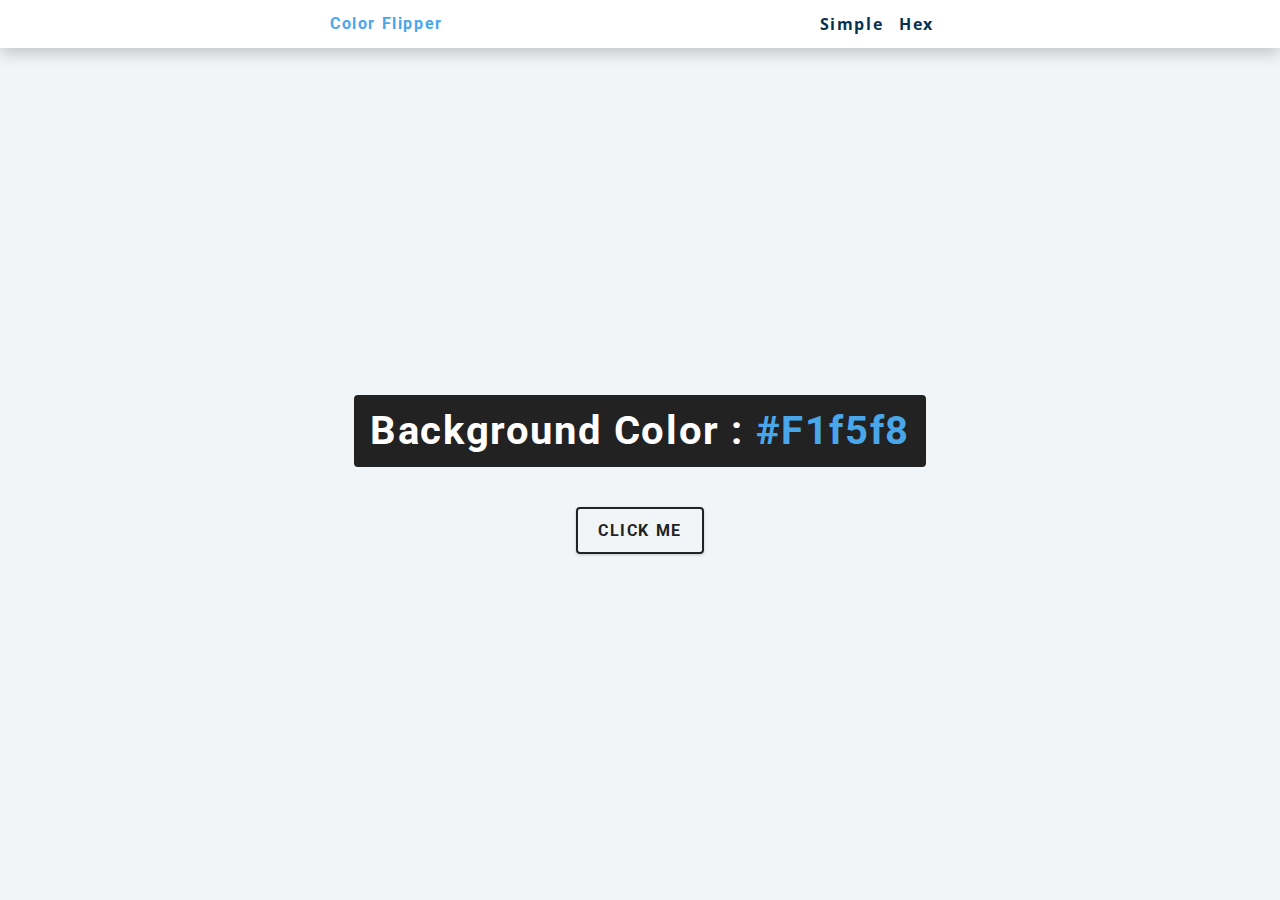
<file: 01-color-flipper/final/index.html>
<!DOCTYPE html>
<html lang="en">
  <head>
    <meta charset="UTF-8" />
    <meta name="viewport" content="width=device-width, initial-scale=1.0" />
    <title>Color Flipper || Simple</title>

    <!-- styles -->
    <link rel="stylesheet" href="styles.css" />
  </head>
  <body>
    <nav>
      <div class="nav-center">
        <h4>color flipper</h4>
        <ul class="nav-links">
          <li><a href="index.html">simple</a></li>
          <li><a href="hex.html">hex</a></li>
        </ul>
      </div>
    </nav>
    <main>
      <div class="container">
        <h2>background color : <span class="color">#f1f5f8</span></h2>
        <button class="btn btn-hero" id="btn">click me</button>
      </div>
    </main>
    <!-- javascript -->
    <script src="app.js"></script>
  </body>
</html>
</file>
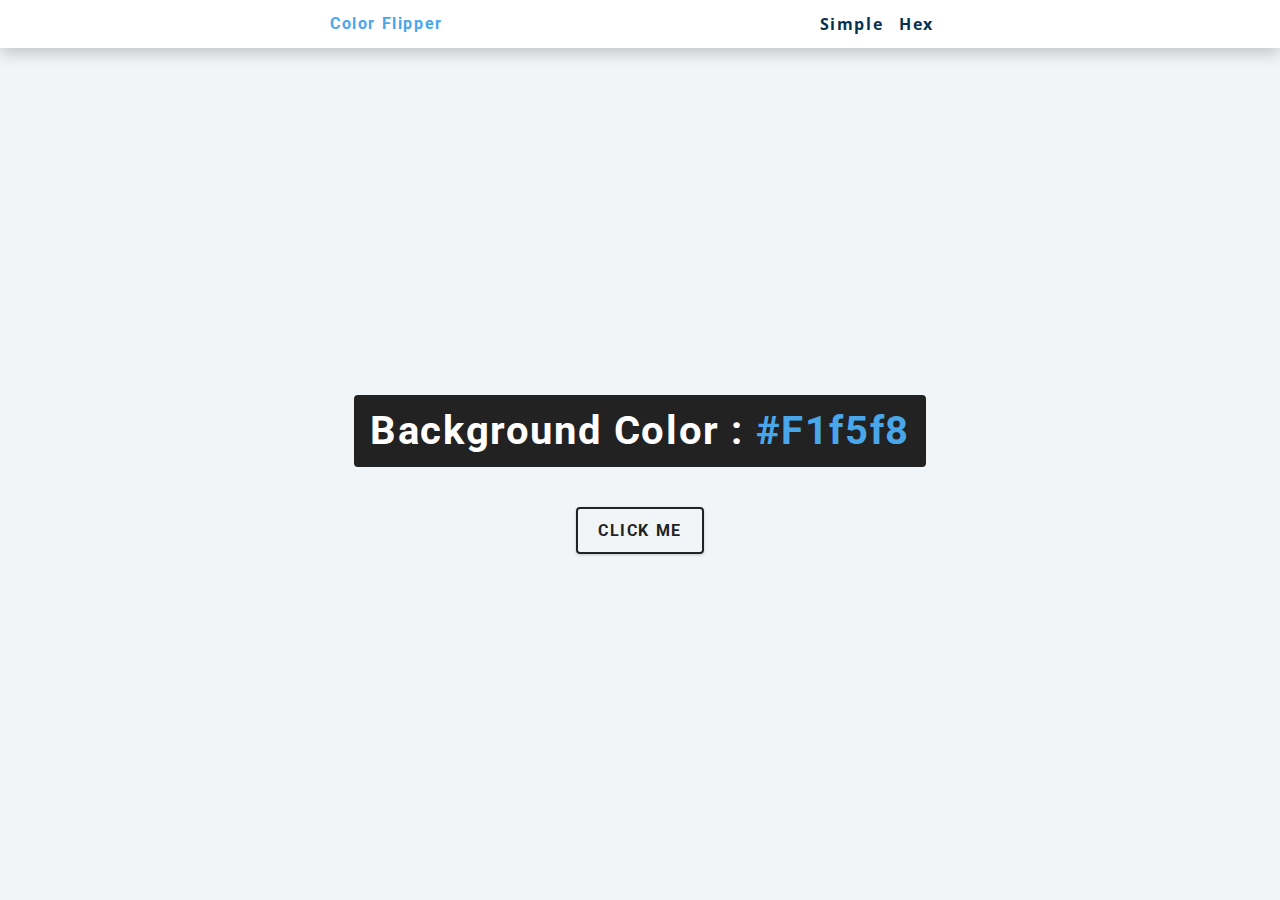
<file: 01-color-flipper/setup/index.html>
<!DOCTYPE html>
<html lang="en">
  <head>
    <meta charset="UTF-8" />
    <meta name="viewport" content="width=device-width, initial-scale=1.0" />
    <title>Color Flipper || Simple</title>

    <!-- styles -->
    <link rel="stylesheet" href="styles.css" />
  </head>
  <body>
    <nav>
      <div class="nav-center">
        <h4>color flipper</h4>
        <ul class="nav-links">
          <li><a href="index.html">simple</a></li>
          <li><a href="hex.html">hex</a></li>
        </ul>
      </div>
    </nav>
    <main>
      <div class="container">
        <h2>background color : <span class="color">#f1f5f8</span></h2>
        <button class="btn btn-hero" id="btn">click me</button>
      </div>
    </main>

    <!-- javascript -->
    <script src="app.js"></script>
  </body>
</html>
</file>
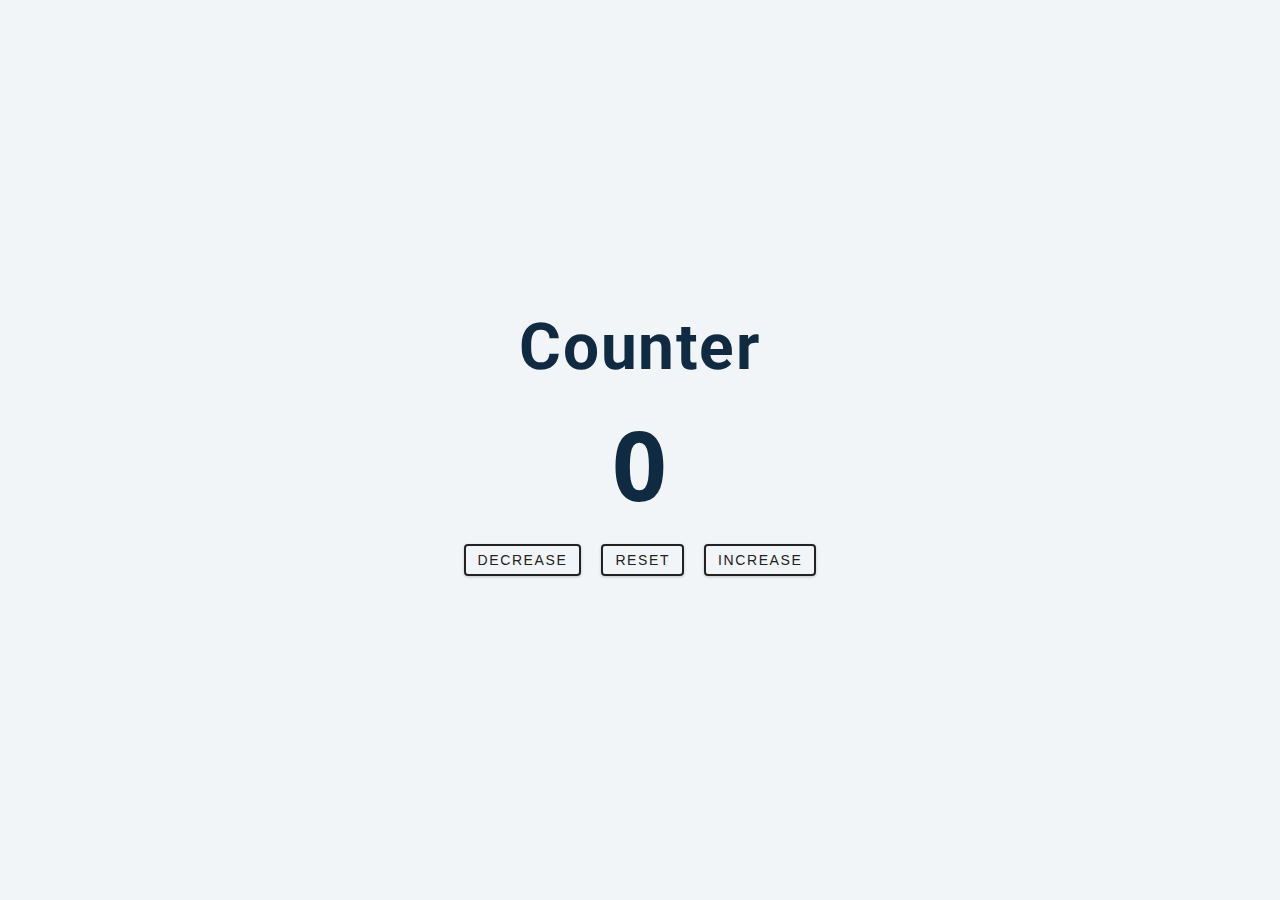
<file: 02-counter/final/index.html>
<!DOCTYPE html>
<html lang="en">
  <head>
    <meta charset="UTF-8" />
    <meta name="viewport" content="width=device-width, initial-scale=1.0" />
    <title>Counter</title>

    <!-- styles -->
    <link rel="stylesheet" href="styles.css" />
  </head>
  <body>
    <main>
      <div class="container">
        <h1>counter</h1>
        <span id="value">0</span>
        <div class="button-container">
          <button class="btn decrease">decrease</button>
          <button class="btn reset">reset</button>
          <button class="btn increase">increase</button>
        </div>
      </div>
    </main>
    <!-- javascript -->
    <script src="app.js"></script>
  </body>
</html>
</file>
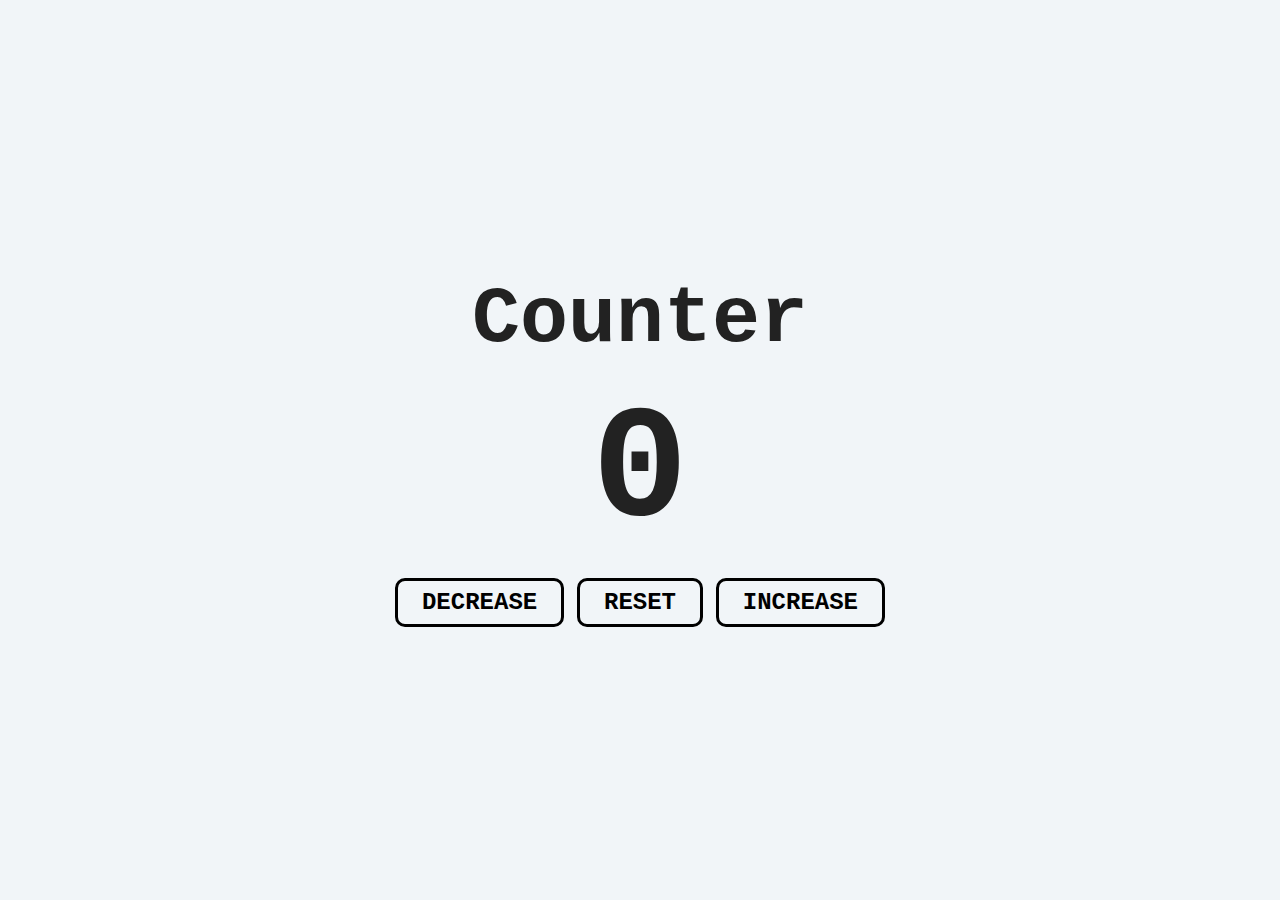
<file: 02-counter/setup/index.html>
<!DOCTYPE html>
<html lang="en">
  <head>
    <meta charset="UTF-8" />
    <meta name="viewport" content="width=device-width, initial-scale=1.0" />
    <title>Counter</title>

    <!-- styles -->
    <link rel="stylesheet" href="mystyle.css" />
  </head>
  <body>
    <div class="main">
      <h1 class="title">counter</h1>
      <div id="number">0</div>
      <div class="button-holder">
        <button id="decrease" class="btn">decrease</button>
        <button id="reset" class="btn">reset</button>
        <button id="increase" class="btn">increase</button>
      </div>
    </div>
    <!-- javascript -->
    <script src="app.js"></script>
  </body>
</html>
</file>
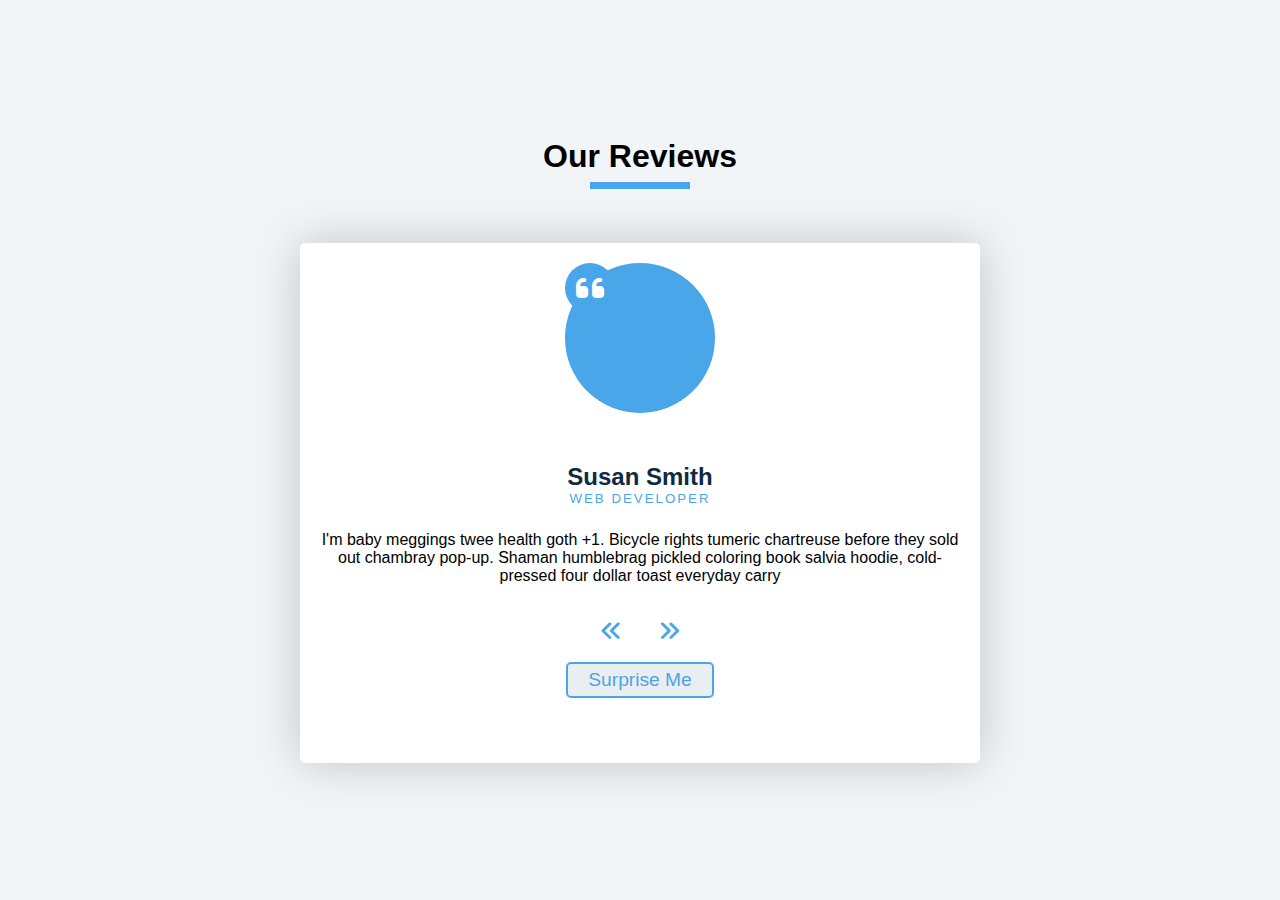
<file: 03-reviews/setup/index.html>
<!DOCTYPE html>
<html lang="en">
  <head>
    <meta charset="UTF-8" />
    <meta name="viewport" content="width=device-width, initial-scale=1.0" />
    <title>Starter</title>
    <!-- font-awesome -->
    <link
      rel="stylesheet"
      href="https://cdnjs.cloudflare.com/ajax/libs/font-awesome/6.1.1/css/all.min.css"
    />
    <link
      rel="stylesheet"
      href="https://cdnjs.cloudflare.com/ajax/libs/font-awesome/5.14.0/css/all.min.css"
    />

    <!-- styles -->
    <link rel="stylesheet" href="myStyles.css" />
  </head>
  <body>
    <section>
      <div class="main">
        <h1>our reviews</h1>
        <div class="underline"></div>
        <div class="card">
          <div class="img-container">
            <div class="img-background"></div>
            <div id="profile-pic" class="profile-pic"></div>
            <div class="icon-holder">
              <i class="fa-solid fa-quote-left"></i>
            </div>
          </div>
          <h4 id="name" class="name">name</h4>
          <h5 id="job" class="job">web developer</h5>
          <p id="text" class="comment">
            Lorem, ipsum dolor sit amet consectetur adipisicing elit. Iste
            mollitia numquam repellendus dolore assumenda vel praesentium?
            Facilis laudantium itaque illum provident commodi assumenda fuga
            labore sint? Iusto adipisci odit voluptatem.
          </p>
          <div class="btn-holder">
            <button class="btn previous">
              <i id="previous" class="icn-btn fa-solid fa-angles-left"></i>
            </button>
            <button class="btn next">
              <i id="next" class="icn-btn fa-solid fa-angles-right"></i>
            </button>
          </div>
          <button id="surprise-me" class="surprise-me">surprise me</button>
        </div>
      </div>
    </section>
    <!-- javascript -->
    <script src="app.js"></script>
  </body>
</html>
</file>
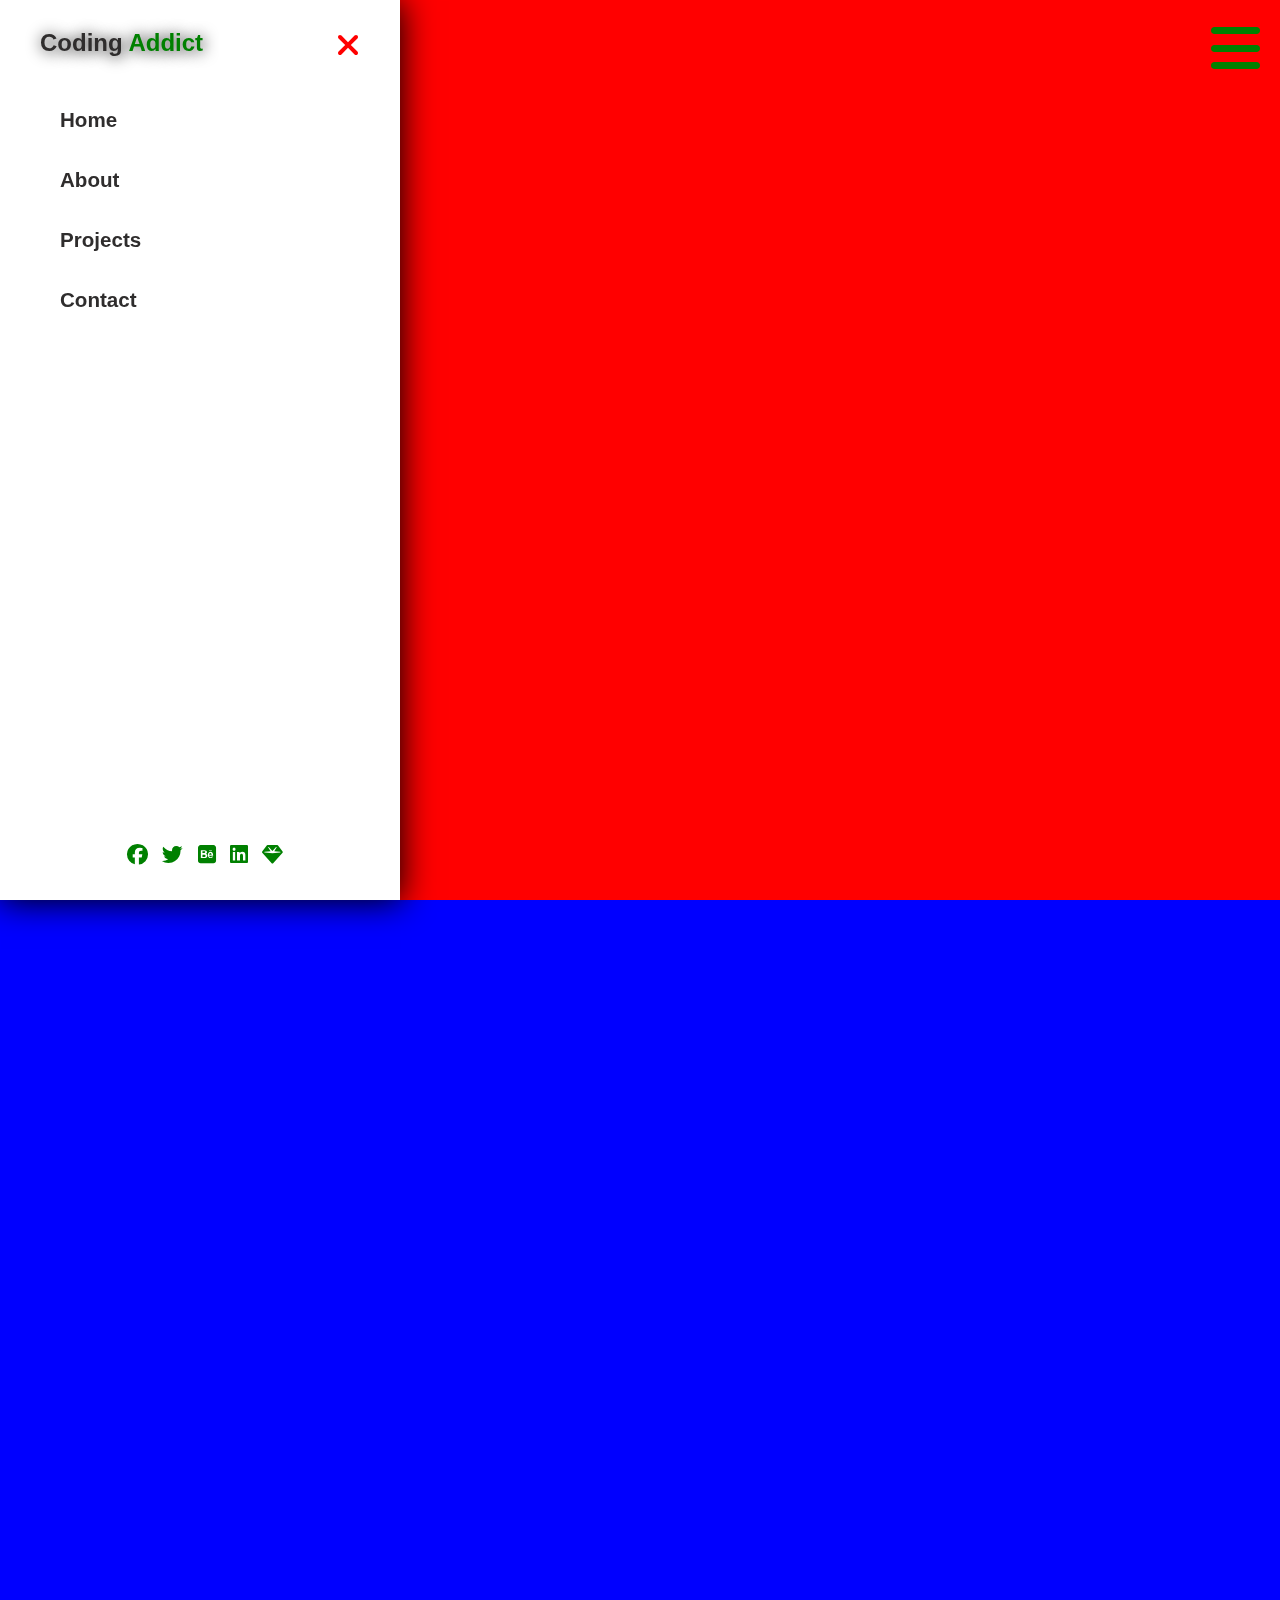
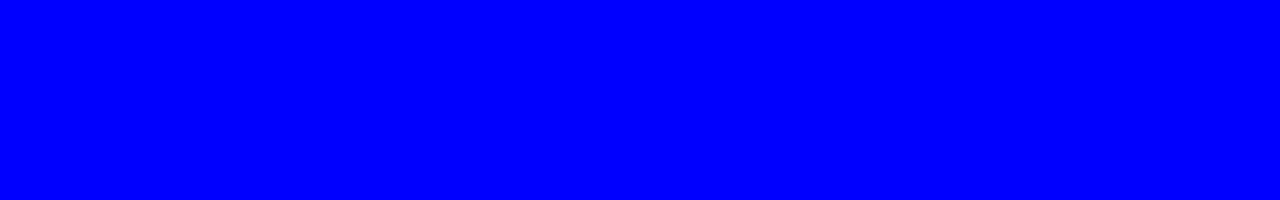
<file: 05-sidebar/setup/index.html>
<!DOCTYPE html>
<html lang="en">
  <head>
    <meta charset="UTF-8" />
    <meta name="viewport" content="width=device-width, initial-scale=1.0" />
    <title>Sidebar</title>
    <!-- font-awesome -->
    <link
      rel="stylesheet"
      href="https://cdnjs.cloudflare.com/ajax/libs/font-awesome/6.1.1/css/all.min.css"
    />

    <!-- styles -->
    <link rel="stylesheet" href="myStyle.css" />
  </head>
  <body>
    <div class="main">
      <i id="menu-icon" class="fa-solid fa-bars"></i>
    </div>
    <div id="sidebar" class="sidebar">
      <div class="top-sidebar">
        <div class="top-sidebar-content">
          <h2>coding <span>addict</span></h2>
          <i id="cross" class="fa-solid fa-xmark"></i>
        </div>
      </div>
      <div class="middle-sidebar">
        <div class="middle-sidebar-content">
          <ul>
            <li class="list-item">
              <h3>home</h3>
            </li>
            <li class="list-item">
              <h3>about</h3>
            </li>
            <li class="list-item">
              <h3>projects</h3>
            </li>
            <li class="list-item">
              <h3>contact</h3>
            </li>
          </ul>
        </div>
      </div>
      <div class="bottom-sidebar">
        <div class="bottom-sidebar-content">
          <i class="fa-brands fa-facebook"></i>
          <i class="fa-brands fa-twitter"></i>
          <i class="fa-brands fa-behance-square"></i>
          <i class="fa-brands fa-linkedin"></i>
          <i class="fa-solid fa-gem"></i>
        </div>
      </div>
    </div>
    <div style="height: 100vh; background: red" class="first"></div>
    <div style="height: 100vh; background: blue" class="first"></div>
    <!-- javascript -->
    <script src="app.js"></script>
  </body>
</html>
</file>
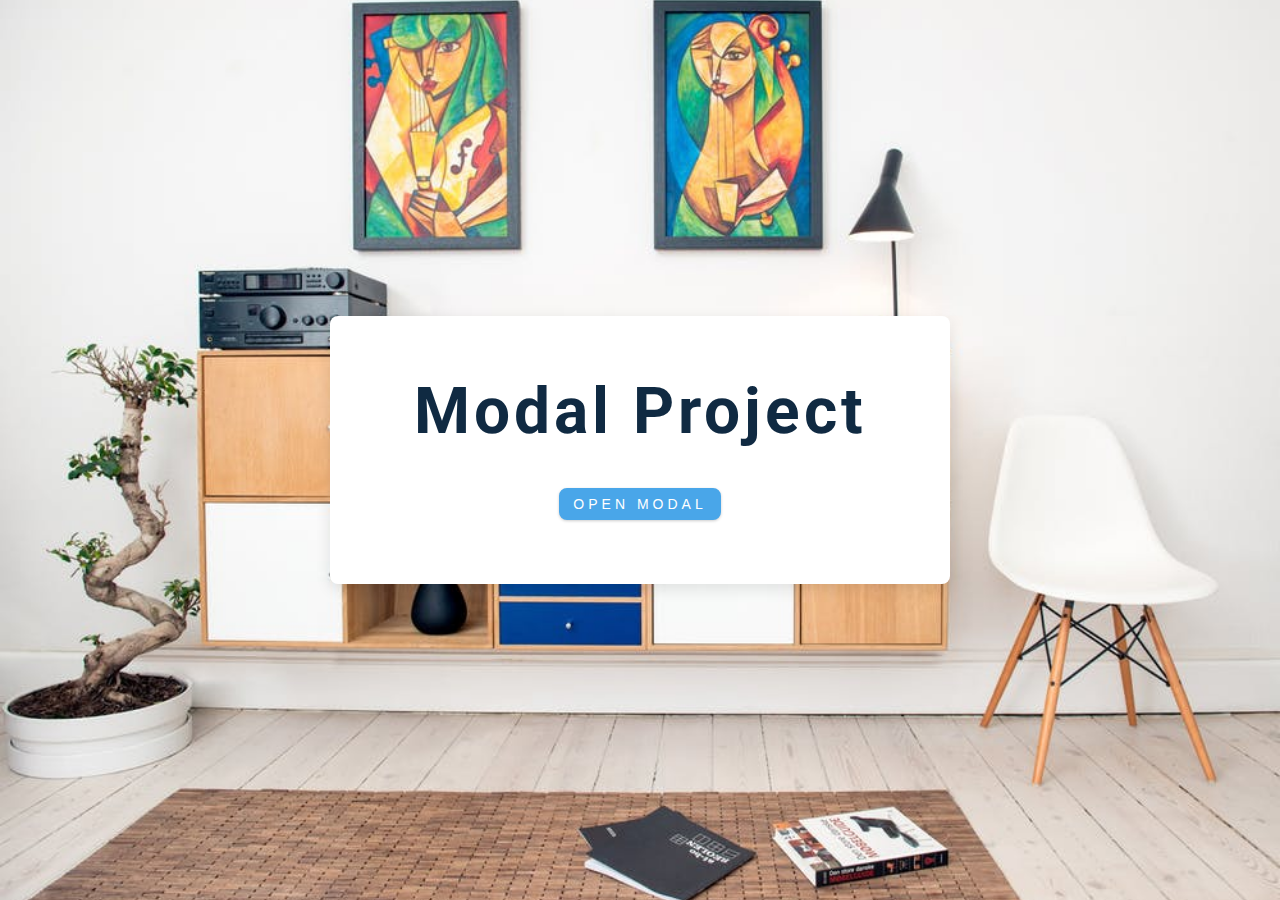
<file: 06-modal/final/index.html>
<!DOCTYPE html>
<html lang="en">
  <head>
    <meta charset="UTF-8" />
    <meta name="viewport" content="width=device-width, initial-scale=1.0" />
    <title>Modal</title>
    <!-- font-awesome -->
    <link
      rel="stylesheet"
      href="https://cdnjs.cloudflare.com/ajax/libs/font-awesome/5.14.0/css/all.min.css"
    />
    <!-- styles -->
    <link rel="stylesheet" href="styles.css" />
  </head>
  <body>
    <!-- hero -->
    <header class="hero">
      <div class="banner">
        <h1>modal project</h1>
        <button class="btn modal-btn">
          open modal
        </button>
      </div>
    </header>
    <!-- modal -->
    <div class="modal-overlay">
      <div class="modal-container">
        <h3>modal content</h3>
        <button class="close-btn"><i class="fas fa-times"></i></button>
      </div>
    </div>
    <!-- javascript -->
    <script src="app.js"></script>
  </body>
</html>
</file>
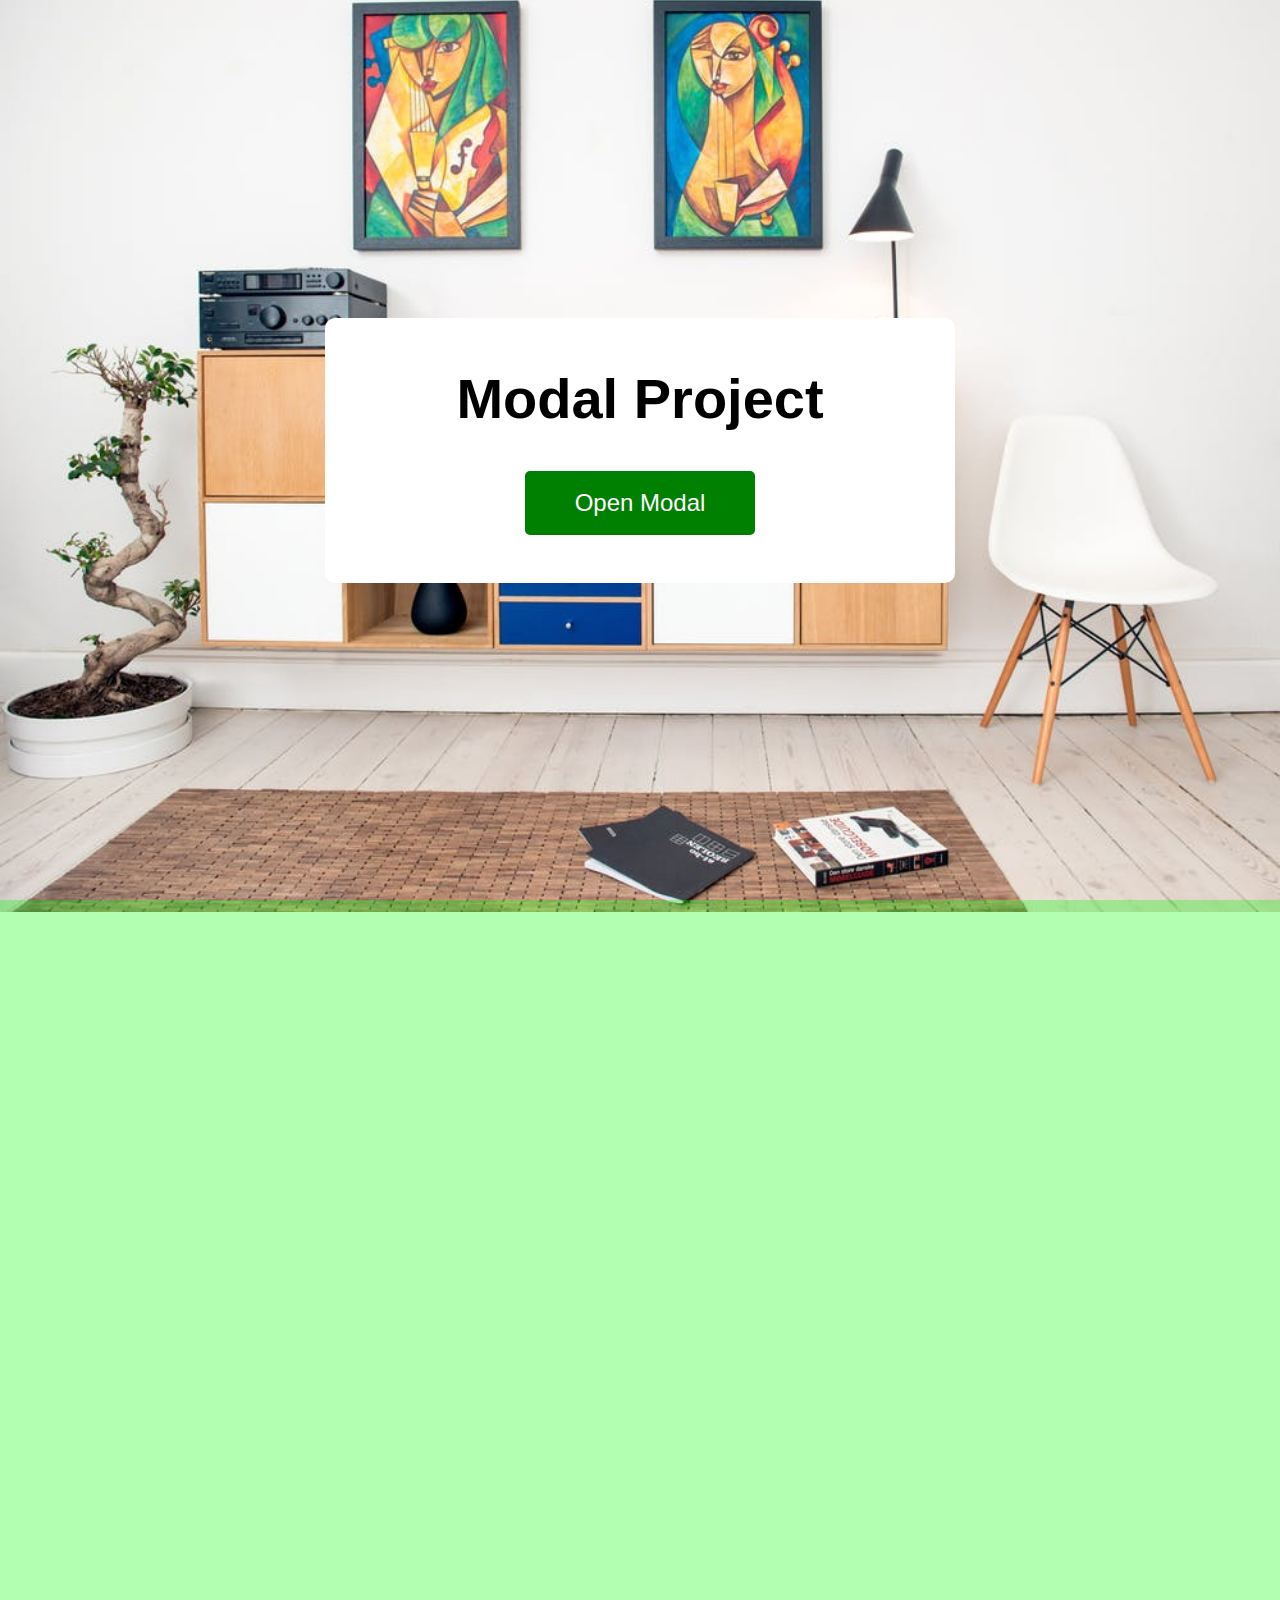
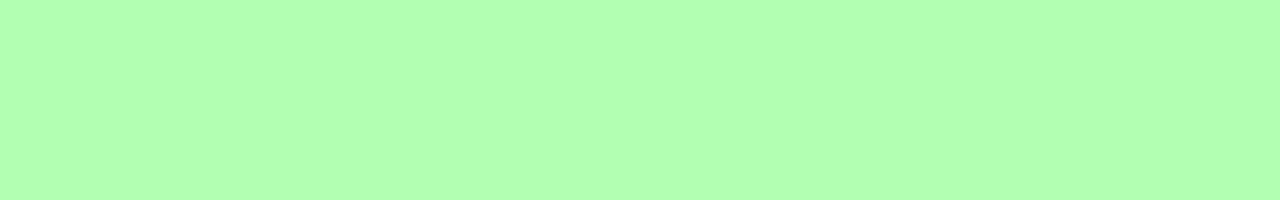
<file: 06-modal/setup/index.html>
<!DOCTYPE html>
<html lang="en">
  <head>
    <meta charset="UTF-8" />
    <meta name="viewport" content="width=device-width, initial-scale=1.0" />
    <title>Modal</title>
    <!-- font-awesome -->
    <link
      rel="stylesheet"
      href="https://cdnjs.cloudflare.com/ajax/libs/font-awesome/6.1.1/css/all.min.css"
    />
    <!-- styles -->
    <link rel="stylesheet" href="myStyle.css" />
  </head>
  <body>
    <div class="main">
      <div class="modal-opener">
        <h1>modal project</h1>
        <div id="btn" class="btn">open modal</div>
      </div>
      <div id="modal-container" class="modal-container">
        <div class="modal">
          <h2>modal content</h2>
          <i id="cross" class="fa-solid fa-xmark"></i>
        </div>
      </div>
    </div>
    <div class="content"></div>
    <!-- javascript -->
    <script src="app.js"></script>
  </body>
</html>
</file>
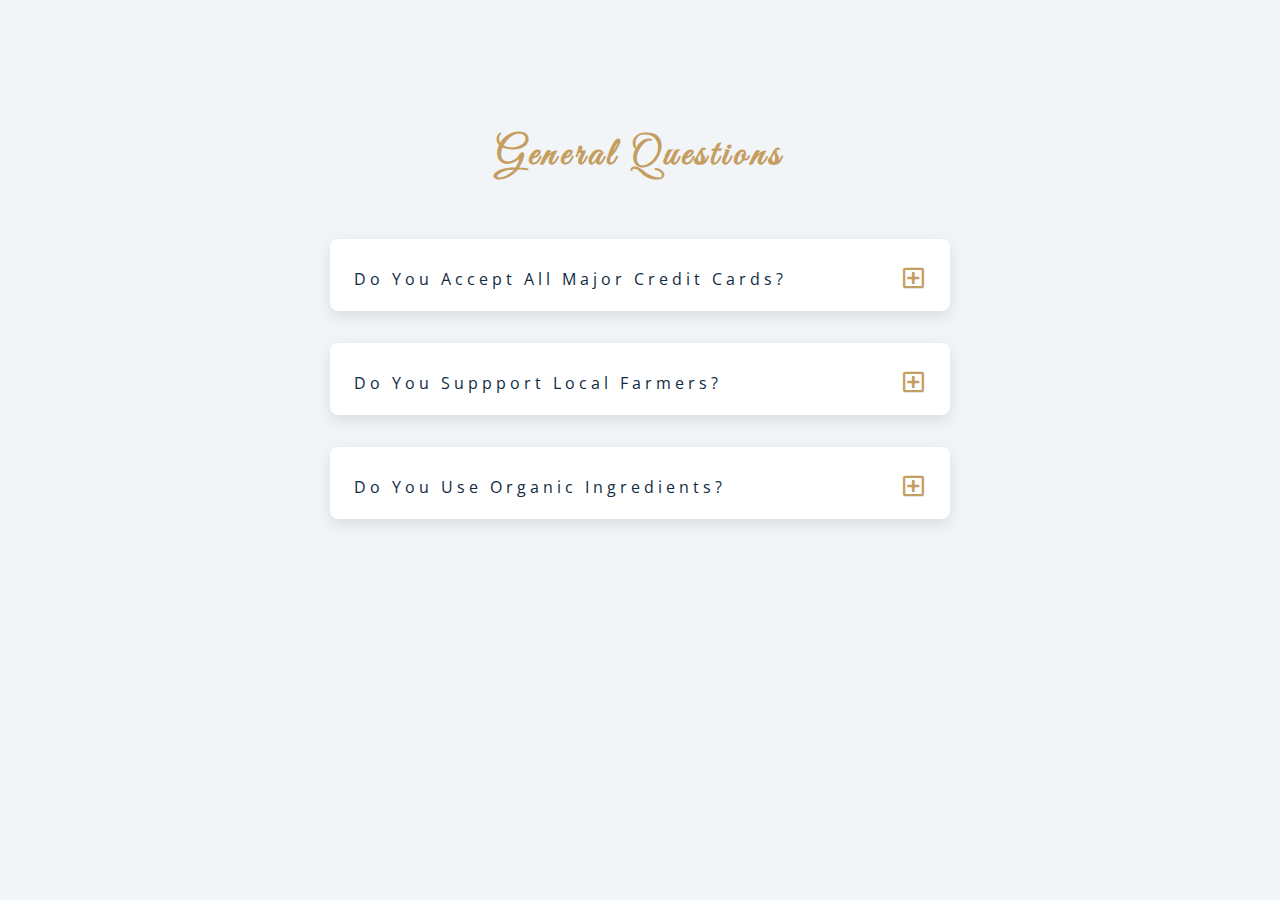
<file: 07-questions/final/index.html>
<!DOCTYPE html>
<html lang="en">
  <head>
    <meta charset="UTF-8" />
    <meta name="viewport" content="width=device-width, initial-scale=1.0" />
    <title>Q & A</title>
    <!-- font-awesome -->
    <link rel="stylesheet" href="https://cdnjs.cloudflare.com/ajax/libs/font-awesome/5.14.0/css/all.min.css" />
    <!-- extra fonts -->
    <link
      href="https://fonts.googleapis.com/css?family=Great+Vibes&display=swap"
      rel="stylesheet"
    />
    <!-- styles -->
    <link rel="stylesheet" href="styles.css" />
  </head>
  <body>
      <section class="questions">
        <!-- title -->
        <div class="title">
          <h2>general questions</h2>
        </div>
        <!-- questions -->
        <div class="section-center">
          <!-- single question -->
          <article class="question">
            <!-- question title -->
            <div class="question-title">
              <p>do you accept all major credit cards?</p>
              <button type="button" class="question-btn">
                <span class="plus-icon">
                  <i class="far fa-plus-square"></i>
                </span>
                <span class="minus-icon">
                  <i class="far fa-minus-square"></i>
                </span>
              </button>
            </div>
            <!-- question text -->
            <div class="question-text">
              <p>
                Lorem ipsum dolor sit amet, consectetur adipisicing elit. Est
                dolore illo dolores quia nemo doloribus quaerat, magni numquam
                repellat reprehenderit.
              </p>
            </div>
          </article>
          <!-- end of single question -->
          <!-- single question -->
          <article class="question">
            <!-- question title -->
            <div class="question-title">
              <p>do you suppport local farmers?</p>
              <button type="button" class="question-btn">
                <span class="plus-icon">
                  <i class="far fa-plus-square"></i>
                </span>
                <span class="minus-icon">
                  <i class="far fa-minus-square"></i>
                </span>
              </button>
            </div>
            <!-- question text -->
            <div class="question-text">
              <p>
                Lorem ipsum dolor sit amet, consectetur adipisicing elit. Est
                dolore illo dolores quia nemo doloribus quaerat, magni numquam
                repellat reprehenderit.
              </p>
            </div>
          </article>
          <!-- end of single question -->
          <!-- single question -->
          <article class="question">
            <!-- question title -->
            <div class="question-title">
              <p>do you use organic ingredients?</p>
              <!-- button -->
              <button type="button" class="question-btn">
                <span class="plus-icon">
                  <i class="far fa-plus-square"></i>
                </span>
                <span class="minus-icon">
                  <i class="far fa-minus-square"></i>
                </span>
              </button>
            </div>
            <!-- question text -->
            <div class="question-text">
              <p>
                Lorem ipsum dolor sit amet, consectetur adipisicing elit. Est
                dolore illo dolores quia nemo doloribus quaerat, magni numquam
                repellat reprehenderit.
              </p>
            </div>
          </article>
          <!-- end of single question -->
      </section>
    </main>
    <!-- javascript -->
    <script src="app.js"></script>
  </body>
</html>
</file>
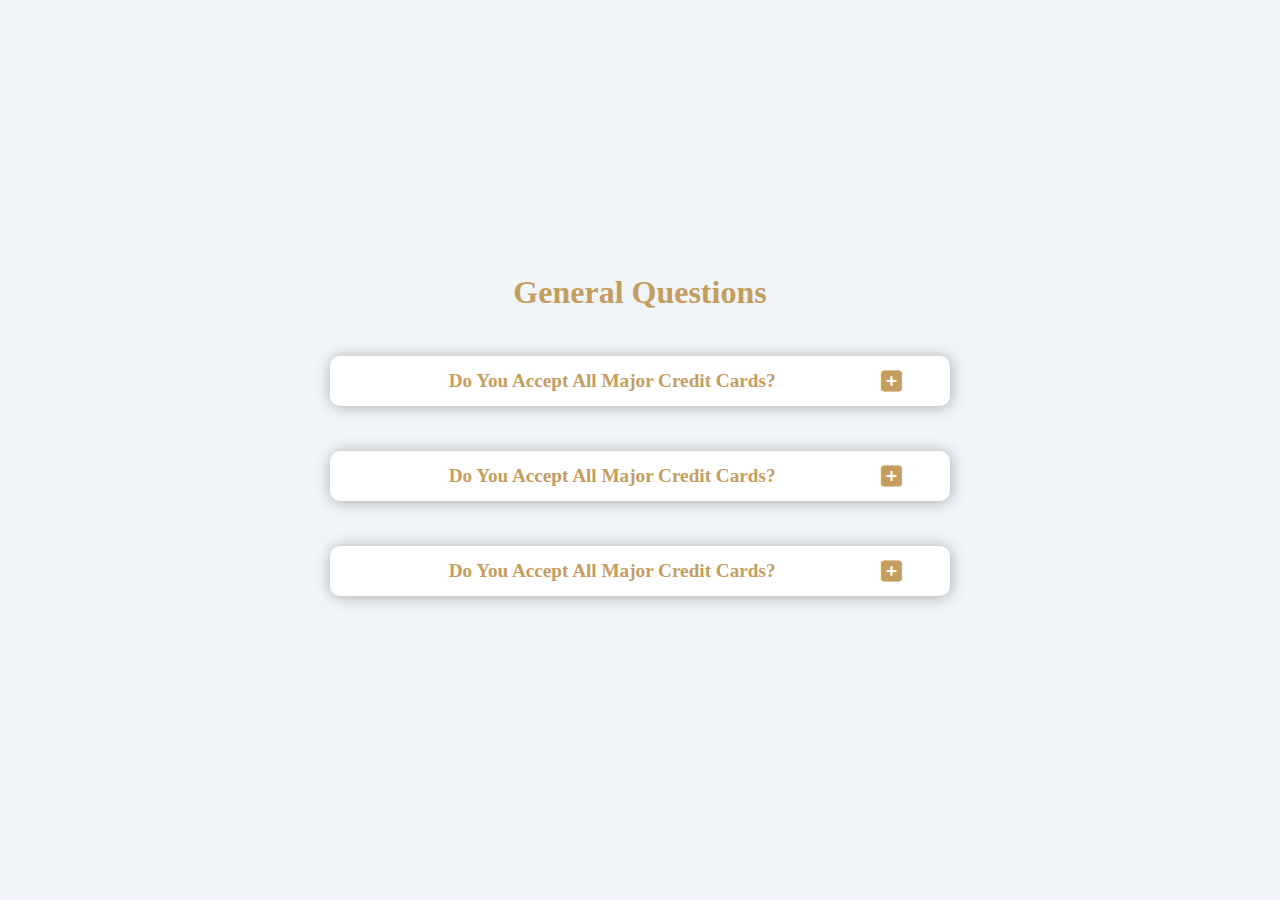
<file: 07-questions/setup/index.html>
<!DOCTYPE html>
<html lang="en">
  <head>
    <meta charset="UTF-8" />
    <meta name="viewport" content="width=device-width, initial-scale=1.0" />
    <title>Q & A</title>
    <!-- font-awesome -->
    <link
      rel="stylesheet"
      href="https://cdnjs.cloudflare.com/ajax/libs/font-awesome/6.1.1/css/all.min.css"
    />
    <!-- extra fonts -->
    <link
      href="https://fonts.googleapis.com/css?family=Great+Vibes&display=swap"
      rel="stylesheet"
    />
    <!-- styles -->
    <link rel="stylesheet" href="myStyle.css" />
  </head>
  <body>
    <div class="main">
      <h1>general questions</h1>
      <div class="question">
        <div class="holder">
          <div class="top">
            <div class="question-holder">
              <h4>Do You Accept All Major Credit Cards?</h4>
            </div>
            <div class="icon-holder">
              <i class="0 expand-icon fa-solid fa-square-plus"></i>
              <i class="0 minimize-icon fa-solid fa-square-minus"></i>
            </div>
          </div>
          <div class="bottom">
            <div class="divider"></div>
            <p>
              Lorem ipsum dolor sit amet, consectetur adipisicing elit. Est
              dolore illo dolores quia nemo doloribus quaerat, magni numquam
              repellat reprehenderit.
            </p>
          </div>
        </div>
      </div>
      <div class="question">
        <div class="holder">
          <div class="top">
            <div class="question-holder">
              <h4>Do You Accept All Major Credit Cards?</h4>
            </div>
            <div class="icon-holder">
              <i class="1 expand-icon fa-solid fa-square-plus"></i>
              <i class="1 minimize-icon fa-solid fa-square-minus"></i>
            </div>
          </div>
          <div class="bottom">
            <div class="divider"></div>
            <p>
              Lorem ipsum dolor sit amet, consectetur adipisicing elit. Est
              dolore illo dolores quia nemo doloribus quaerat, magni numquam
              repellat reprehenderit.
            </p>
          </div>
        </div>
      </div>
      <div class="question">
        <div class="holder">
          <div class="top">
            <div class="question-holder">
              <h4>Do You Accept All Major Credit Cards?</h4>
            </div>
            <div class="icon-holder">
              <i class="2 expand-icon fa-solid fa-square-plus"></i>
              <i class="2 minimize-icon fa-solid fa-square-minus"></i>
            </div>
          </div>
          <div class="bottom">
            <div class="divider"></div>
            <p>
              Lorem ipsum dolor sit amet, consectetur adipisicing elit. Est
              dolore illo dolores quia nemo doloribus quaerat, magni numquam
              repellat reprehenderit.
            </p>
          </div>
        </div>
      </div>
    </div>
    <!-- javascript -->
    <script src="app.js"></script>
  </body>
</html>
</file>
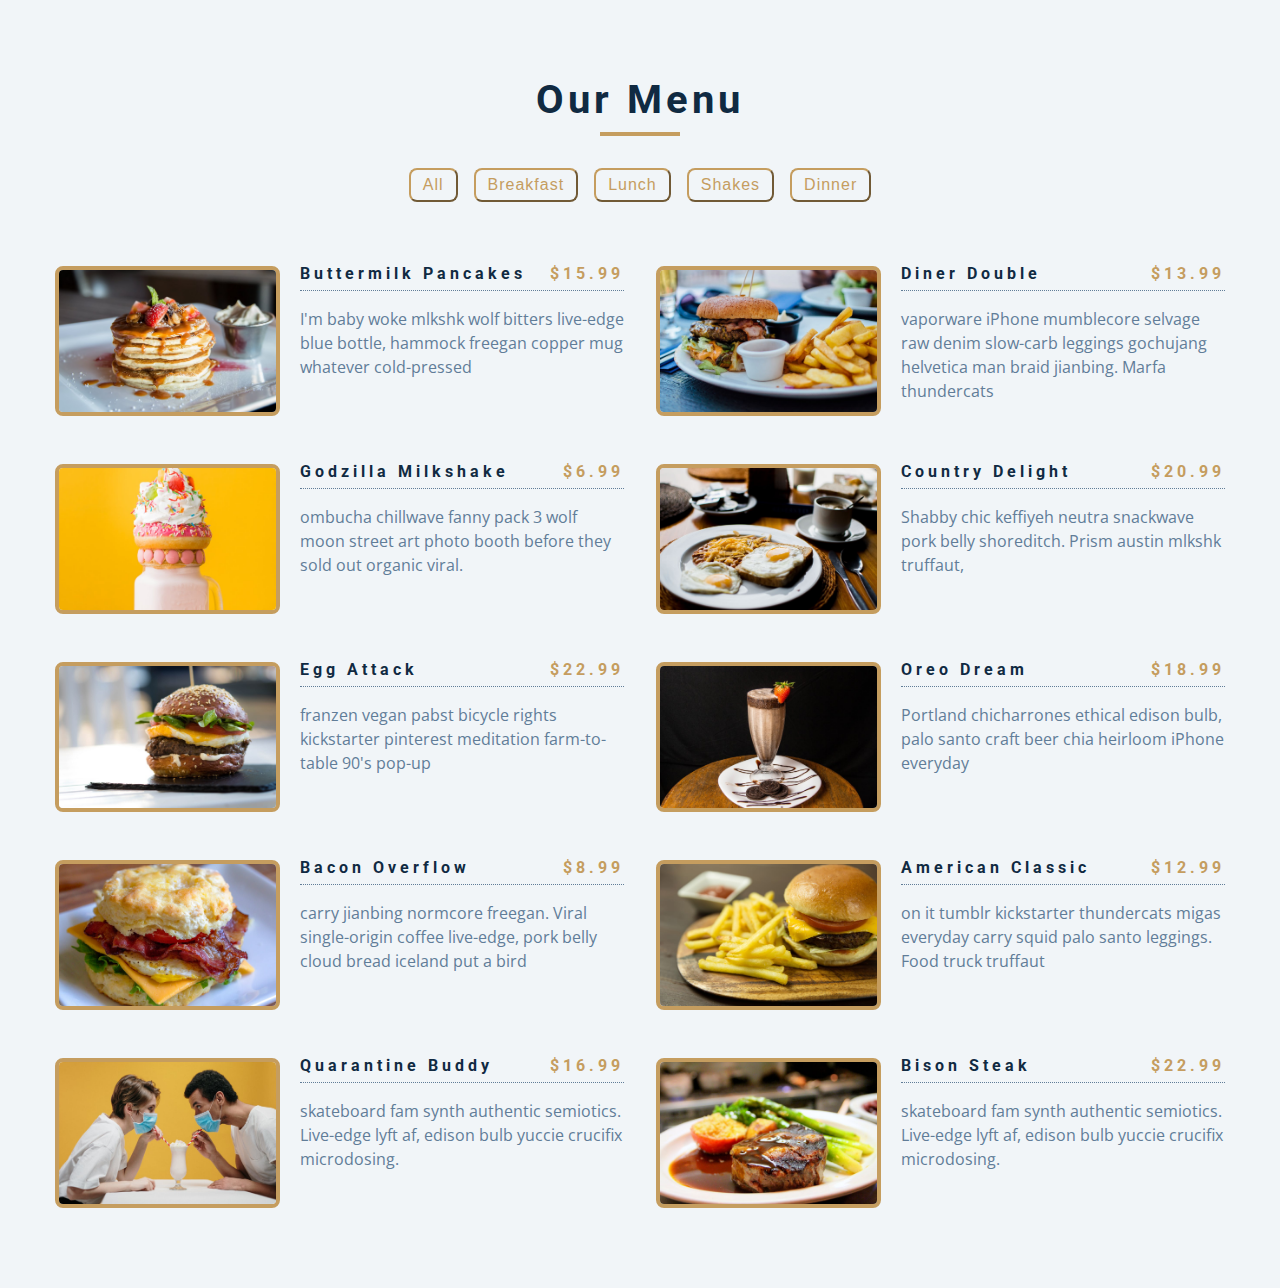
<file: 08-menu/final/index.html>
<!DOCTYPE html>
<html lang="en">
  <head>
    <meta charset="UTF-8" />
    <meta name="viewport" content="width=device-width, initial-scale=1.0" />
    <title>Menu</title>
    <!-- font-awesome -->
    <link
      rel="stylesheet"
      href="https://cdnjs.cloudflare.com/ajax/libs/font-awesome/5.14.0/css/all.min.css"
    />
    <!-- styles -->
    <link rel="stylesheet" href="styles.css" />
  </head>
  <body>
    <section class="menu">
      <!-- title -->
      <div class="title">
        <h2>our menu</h2>
        <div class="underline"></div>
      </div>
      <!-- filter buttons -->
      <div class="btn-container">
        <!-- <button type="button" class="filter-btn" data-id="all">all</button>
        <button type="button" class="filter-btn" data-id="breakfast">
          breakfast
        </button>
        <button type="button" class="filter-btn" data-id="lunch">lunch</button>
        <button type="button" class="filter-btn" data-id="shakes">
          shakes
        </button> -->
      </div>
      <!-- menu items -->
      <div class="section-center">
        <!-- single item -->
        <article class="menu-item">
          <img src="./menu-item.jpeg" alt="menu item" class="photo" />
          <div class="item-info">
            <header>
              <h4>buttermilk pancakes</h4>
              <h4 class="price">$15</h4>
            </header>
            <p class="item-text">
              Lorem ipsum dolor sit amet consectetur adipisicing elit.
              Repudiandae, sint quam. Et reprehenderit fugiat nesciunt inventore
              laboriosam excepturi! Quo, officia.
            </p>
          </div>
        </article>
        <!-- end of single item -->
        <!-- single item -->
        <article class="menu-item">
          <img src="./menu-item.jpeg" alt="menu item" class="photo" />
          <div class="item-info">
            <header>
              <h4>buttermilk pancakes</h4>
              <h4 class="price">$15</h4>
            </header>
            <p class="item-text">
              Lorem ipsum dolor sit amet consectetur adipisicing elit.
              Repudiandae, sint quam. Et reprehenderit fugiat nesciunt inventore
              laboriosam excepturi! Quo, officia.
            </p>
          </div>
        </article>
        <!-- end of single item -->
        <!-- single item -->
        <article class="menu-item">
          <img src="./menu-item.jpeg" alt="menu item" class="photo" />
          <div class="item-info">
            <header>
              <h4>buttermilk pancakes</h4>
              <h4 class="price">$15</h4>
            </header>
            <p class="item-text">
              Lorem ipsum dolor sit amet consectetur adipisicing elit.
              Repudiandae, sint quam. Et reprehenderit fugiat nesciunt inventore
              laboriosam excepturi! Quo, officia.
            </p>
          </div>
        </article>
        <!-- end of single item -->
      </div>
    </section>
    <!-- javascript -->
    <script src="app.js"></script>
  </body>
</html>
</file>
<file: 01-color-flipper/final/styles.css>
/*
=============== 
Fonts
===============
*/
@import url("https://fonts.googleapis.com/css?family=Open+Sans|Roboto:400,700&display=swap");

/*
=============== 
Variables
===============
*/

:root {
  /* dark shades of primary color*/
  --clr-primary-1: hsl(205, 86%, 17%);
  --clr-primary-2: hsl(205, 77%, 27%);
  --clr-primary-3: hsl(205, 72%, 37%);
  --clr-primary-4: hsl(205, 63%, 48%);
  /* primary/main color */
  --clr-primary-5: hsl(205, 78%, 60%);
  /* lighter shades of primary color */
  --clr-primary-6: hsl(205, 89%, 70%);
  --clr-primary-7: hsl(205, 90%, 76%);
  --clr-primary-8: hsl(205, 86%, 81%);
  --clr-primary-9: hsl(205, 90%, 88%);
  --clr-primary-10: hsl(205, 100%, 96%);
  /* darkest grey - used for headings */
  --clr-grey-1: hsl(209, 61%, 16%);
  --clr-grey-2: hsl(211, 39%, 23%);
  --clr-grey-3: hsl(209, 34%, 30%);
  --clr-grey-4: hsl(209, 28%, 39%);
  /* grey used for paragraphs */
  --clr-grey-5: hsl(210, 22%, 49%);
  --clr-grey-6: hsl(209, 23%, 60%);
  --clr-grey-7: hsl(211, 27%, 70%);
  --clr-grey-8: hsl(210, 31%, 80%);
  --clr-grey-9: hsl(212, 33%, 89%);
  --clr-grey-10: hsl(210, 36%, 96%);
  --clr-white: #fff;
  --clr-red-dark: hsl(360, 67%, 44%);
  --clr-red-light: hsl(360, 71%, 66%);
  --clr-green-dark: hsl(125, 67%, 44%);
  --clr-green-light: hsl(125, 71%, 66%);
  --clr-black: #222;
  --ff-primary: "Roboto", sans-serif;
  --ff-secondary: "Open Sans", sans-serif;
  --transition: all 0.3s linear;
  --spacing: 0.1rem;
  --radius: 0.25rem;
  --light-shadow: 0 5px 15px rgba(0, 0, 0, 0.1);
  --dark-shadow: 0 5px 15px rgba(0, 0, 0, 0.2);
  --max-width: 1170px;
  --fixed-width: 620px;
}
/*
=============== 
Global Styles
===============
*/

*,
::after,
::before {
  margin: 0;
  padding: 0;
  box-sizing: border-box;
}
body {
  font-family: var(--ff-secondary);
  background: var(--clr-grey-10);
  color: var(--clr-grey-1);
  line-height: 1.5;
  font-size: 0.875rem;
}
ul {
  list-style-type: none;
}
a {
  text-decoration: none;
}
h1,
h2,
h3,
h4 {
  letter-spacing: var(--spacing);
  text-transform: capitalize;
  line-height: 1.25;
  margin-bottom: 0.75rem;
  font-family: var(--ff-primary);
}
h1 {
  font-size: 3rem;
}
h2 {
  font-size: 2rem;
}
h3 {
  font-size: 1.25rem;
}
h4 {
  font-size: 0.875rem;
}
p {
  margin-bottom: 1.25rem;
  color: var(--clr-grey-5);
}
@media screen and (min-width: 800px) {
  h1 {
    font-size: 4rem;
  }
  h2 {
    font-size: 2.5rem;
  }
  h3 {
    font-size: 1.75rem;
  }
  h4 {
    font-size: 1rem;
  }
  body {
    font-size: 1rem;
  }
  h1,
  h2,
  h3,
  h4 {
    line-height: 1;
  }
}
/*  global classes */

/* section */
.section {
  padding: 5rem 0;
}

.section-center {
  width: 90vw;
  margin: 0 auto;
  max-width: 1170px;
}
@media screen and (min-width: 992px) {
  .section-center {
    width: 95vw;
  }
}
main {
  min-height: 100vh;
  display: grid;
  place-items: center;
}

/*
=============== 
Nav
===============
*/
nav {
  background: var(--clr-white);
  height: 3rem;
  display: grid;
  align-items: center;
  box-shadow: var(--dark-shadow);
}
.nav-center {
  width: 90vw;
  max-width: var(--fixed-width);
  margin: 0 auto;
  display: flex;
  align-items: center;
  justify-content: space-between;
}
.nav-center h4 {
  margin-bottom: 0;
  color: var(--clr-primary-5);
}
.nav-links {
  display: flex;
}
nav a {
  text-transform: capitalize;
  font-weight: 700;
  font-size: 1rem;
  color: var(--clr-primary-1);
  letter-spacing: var(--spacing);
  margin-right: 1rem;
}
nav a:hover {
  color: var(--clr-primary-5);
}
/*
=============== 
Container
===============
*/
main {
  min-height: calc(100vh - 3rem);
  display: grid;
  place-items: center;
}
.container {
  text-align: center;
}
.container h2 {
  background: var(--clr-black);
  color: var(--clr-white);
  padding: 1rem;
  border-radius: var(--radius);
  margin-bottom: 2.5rem;
}
.color {
  color: var(--clr-primary-5);
}
.btn-hero {
  font-family: var(--ff-primary);
  text-transform: uppercase;
  background: transparent;
  color: var(--clr-black);
  letter-spacing: var(--spacing);
  display: inline-block;
  font-weight: 700;
  transition: var(--transition);
  border: 2px solid var(--clr-black);
  cursor: pointer;
  box-shadow: 0 1px 3px rgba(0, 0, 0, 0.2);
  border-radius: var(--radius);
  font-size: 1rem;
  padding: 0.75rem 1.25rem;
}
.btn-hero:hover {
  color: var(--clr-white);
  background: var(--clr-black);
}
</file>
<file: 01-color-flipper/setup/styles.css>
/*
=============== 
Fonts
===============
*/
@import url("https://fonts.googleapis.com/css?family=Open+Sans|Roboto:400,700&display=swap");

/*
=============== 
Variables
===============
*/

:root {
  /* dark shades of primary color*/
  --clr-primary-1: hsl(205, 86%, 17%);
  --clr-primary-2: hsl(205, 77%, 27%);
  --clr-primary-3: hsl(205, 72%, 37%);
  --clr-primary-4: hsl(205, 63%, 48%);
  /* primary/main color */
  --clr-primary-5: hsl(205, 78%, 60%);
  /* lighter shades of primary color */
  --clr-primary-6: hsl(205, 89%, 70%);
  --clr-primary-7: hsl(205, 90%, 76%);
  --clr-primary-8: hsl(205, 86%, 81%);
  --clr-primary-9: hsl(205, 90%, 88%);
  --clr-primary-10: hsl(205, 100%, 96%);
  /* darkest grey - used for headings */
  --clr-grey-1: hsl(209, 61%, 16%);
  --clr-grey-2: hsl(211, 39%, 23%);
  --clr-grey-3: hsl(209, 34%, 30%);
  --clr-grey-4: hsl(209, 28%, 39%);
  /* grey used for paragraphs */
  --clr-grey-5: hsl(210, 22%, 49%);
  --clr-grey-6: hsl(209, 23%, 60%);
  --clr-grey-7: hsl(211, 27%, 70%);
  --clr-grey-8: hsl(210, 31%, 80%);
  --clr-grey-9: hsl(212, 33%, 89%);
  --clr-grey-10: hsl(210, 36%, 96%);
  --clr-white: #fff;
  --clr-red-dark: hsl(360, 67%, 44%);
  --clr-red-light: hsl(360, 71%, 66%);
  --clr-green-dark: hsl(125, 67%, 44%);
  --clr-green-light: hsl(125, 71%, 66%);
  --clr-black: #222;
  --ff-primary: "Roboto", sans-serif;
  --ff-secondary: "Open Sans", sans-serif;
  --transition: all 0.3s linear;
  --spacing: 0.1rem;
  --radius: 0.25rem;
  --light-shadow: 0 5px 15px rgba(0, 0, 0, 0.1);
  --dark-shadow: 0 5px 15px rgba(0, 0, 0, 0.2);
  --max-width: 1170px;
  --fixed-width: 620px;
}
/*
=============== 
Global Styles
===============
*/

*,
::after,
::before {
  margin: 0;
  padding: 0;
  box-sizing: border-box;
}
body {
  font-family: var(--ff-secondary);
  background: var(--clr-grey-10);
  color: var(--clr-grey-1);
  line-height: 1.5;
  font-size: 0.875rem;
}
ul {
  list-style-type: none;
}
a {
  text-decoration: none;
}
h1,
h2,
h3,
h4 {
  letter-spacing: var(--spacing);
  text-transform: capitalize;
  line-height: 1.25;
  margin-bottom: 0.75rem;
  font-family: var(--ff-primary);
}
h1 {
  font-size: 3rem;
}
h2 {
  font-size: 2rem;
}
h3 {
  font-size: 1.25rem;
}
h4 {
  font-size: 0.875rem;
}
p {
  margin-bottom: 1.25rem;
  color: var(--clr-grey-5);
}
@media screen and (min-width: 800px) {
  h1 {
    font-size: 4rem;
  }
  h2 {
    font-size: 2.5rem;
  }
  h3 {
    font-size: 1.75rem;
  }
  h4 {
    font-size: 1rem;
  }
  body {
    font-size: 1rem;
  }
  h1,
  h2,
  h3,
  h4 {
    line-height: 1;
  }
}
/*  global classes */

/* section */
.section {
  padding: 5rem 0;
}

.section-center {
  width: 90vw;
  margin: 0 auto;
  max-width: 1170px;
}
@media screen and (min-width: 992px) {
  .section-center {
    width: 95vw;
  }
}
main {
  min-height: 100vh;
  display: grid;
  place-items: center;
}

/*
=============== 
Nav
===============
*/
nav {
  background: var(--clr-white);
  height: 3rem;
  display: grid;
  align-items: center;
  box-shadow: var(--dark-shadow);
}
.nav-center {
  width: 90vw;
  max-width: var(--fixed-width);
  margin: 0 auto;
  display: flex;
  align-items: center;
  justify-content: space-between;
}
.nav-center h4 {
  margin-bottom: 0;
  color: var(--clr-primary-5);
}
.nav-links {
  display: flex;
}
nav a {
  text-transform: capitalize;
  font-weight: 700;
  font-size: 1rem;
  color: var(--clr-primary-1);
  letter-spacing: var(--spacing);
  margin-right: 1rem;
}
nav a:hover {
  color: var(--clr-primary-5);
}
/*
=============== 
Container
===============
*/
main {
  min-height: calc(100vh - 3rem);
  display: grid;
  place-items: center;
}
.container {
  text-align: center;
}
.container h2 {
  background: var(--clr-black);
  color: var(--clr-white);
  padding: 1rem;
  border-radius: var(--radius);
  margin-bottom: 2.5rem;
}
.color {
  color: var(--clr-primary-5);
}
.btn-hero {
  font-family: var(--ff-primary);
  text-transform: uppercase;
  background: transparent;
  color: var(--clr-black);
  letter-spacing: var(--spacing);
  display: inline-block;
  font-weight: 700;
  transition: var(--transition);
  border: 2px solid var(--clr-black);
  cursor: pointer;
  box-shadow: 0 1px 3px rgba(0, 0, 0, 0.2);
  border-radius: var(--radius);
  font-size: 1rem;
  padding: 0.75rem 1.25rem;
}
.btn-hero:hover {
  color: var(--clr-white);
  background: var(--clr-black);
}
</file>
<file: 02-counter/final/styles.css>
/*
=============== 
Fonts
===============
*/
@import url("https://fonts.googleapis.com/css?family=Open+Sans|Roboto:400,700&display=swap");

/*
=============== 
Variables
===============
*/

:root {
  /* dark shades of primary color*/
  --clr-primary-1: hsl(205, 86%, 17%);
  --clr-primary-2: hsl(205, 77%, 27%);
  --clr-primary-3: hsl(205, 72%, 37%);
  --clr-primary-4: hsl(205, 63%, 48%);
  /* primary/main color */
  --clr-primary-5: hsl(205, 78%, 60%);
  /* lighter shades of primary color */
  --clr-primary-6: hsl(205, 89%, 70%);
  --clr-primary-7: hsl(205, 90%, 76%);
  --clr-primary-8: hsl(205, 86%, 81%);
  --clr-primary-9: hsl(205, 90%, 88%);
  --clr-primary-10: hsl(205, 100%, 96%);
  /* darkest grey - used for headings */
  --clr-grey-1: hsl(209, 61%, 16%);
  --clr-grey-2: hsl(211, 39%, 23%);
  --clr-grey-3: hsl(209, 34%, 30%);
  --clr-grey-4: hsl(209, 28%, 39%);
  /* grey used for paragraphs */
  --clr-grey-5: hsl(210, 22%, 49%);
  --clr-grey-6: hsl(209, 23%, 60%);
  --clr-grey-7: hsl(211, 27%, 70%);
  --clr-grey-8: hsl(210, 31%, 80%);
  --clr-grey-9: hsl(212, 33%, 89%);
  --clr-grey-10: hsl(210, 36%, 96%);
  --clr-white: #fff;
  --clr-red-dark: hsl(360, 67%, 44%);
  --clr-red-light: hsl(360, 71%, 66%);
  --clr-green-dark: hsl(125, 67%, 44%);
  --clr-green-light: hsl(125, 71%, 66%);
  --clr-black: #222;
  --ff-primary: "Roboto", sans-serif;
  --ff-secondary: "Open Sans", sans-serif;
  --transition: all 0.3s linear;
  --spacing: 0.1rem;
  --radius: 0.25rem;
  --light-shadow: 0 5px 15px rgba(0, 0, 0, 0.1);
  --dark-shadow: 0 5px 15px rgba(0, 0, 0, 0.2);
  --max-width: 1170px;
  --fixed-width: 620px;
}
/*
=============== 
Global Styles
===============
*/

*,
::after,
::before {
  margin: 0;
  padding: 0;
  box-sizing: border-box;
}
body {
  font-family: var(--ff-secondary);
  background: var(--clr-grey-10);
  color: var(--clr-grey-1);
  line-height: 1.5;
  font-size: 0.875rem;
}
ul {
  list-style-type: none;
}
a {
  text-decoration: none;
}
h1,
h2,
h3,
h4 {
  letter-spacing: var(--spacing);
  text-transform: capitalize;
  line-height: 1.25;
  margin-bottom: 0.75rem;
  font-family: var(--ff-primary);
}
h1 {
  font-size: 3rem;
}
h2 {
  font-size: 2rem;
}
h3 {
  font-size: 1.25rem;
}
h4 {
  font-size: 0.875rem;
}
p {
  margin-bottom: 1.25rem;
  color: var(--clr-grey-5);
}
@media screen and (min-width: 800px) {
  h1 {
    font-size: 4rem;
  }
  h2 {
    font-size: 2.5rem;
  }
  h3 {
    font-size: 1.75rem;
  }
  h4 {
    font-size: 1rem;
  }
  body {
    font-size: 1rem;
  }
  h1,
  h2,
  h3,
  h4 {
    line-height: 1;
  }
}
/*  global classes */

/* section */
.section {
  padding: 5rem 0;
}

.section-center {
  width: 90vw;
  margin: 0 auto;
  max-width: 1170px;
}
@media screen and (min-width: 992px) {
  .section-center {
    width: 95vw;
  }
}
main {
  min-height: 100vh;
  display: grid;
  place-items: center;
}

/*
=============== 
Counter
===============
*/

main {
  min-height: 100vh;
  display: grid;
  place-items: center;
}
.container {
  text-align: center;
}
#value {
  font-size: 6rem;
  font-weight: bold;
}
.btn {
  text-transform: uppercase;
  background: transparent;
  color: var(--clr-black);
  padding: 0.375rem 0.75rem;
  letter-spacing: var(--spacing);
  display: inline-block;
  transition: var(--transition);
  font-size: 0.875rem;
  border: 2px solid var(--clr-black);
  cursor: pointer;
  box-shadow: 0 1px 3px rgba(0, 0, 0, 0.2);
  border-radius: var(--radius);
  margin: 0.5rem;
}
.btn:hover {
  color: var(--clr-white);
  background: var(--clr-black);
}
</file>
<file: 02-counter/setup/mystyle.css>
* {
  margin: 0;
  padding: 0;
  box-sizing: border-box;
  font-family: "Courier New", Courier, monospace;
}

body {
  height: 100vh;
  display: flex;
  justify-content: center;
  align-items: center;
  background: #f1f5f8;
}

.main {
  text-align: center;
  color: #222222;
}

.title {
  margin: 1rem 0;
  text-transform: capitalize;
  font-size: 5rem;
}

#number {
  margin: 1rem 0;
  font-size: 10rem;
  font-weight: bold;
}

.button-holder {
  margin: 1rem 0;
}

.btn {
  background: transparent;
  margin: 0 0.1rem;
  font-size: 1.5rem;
  border: 3px solid black;
  padding: 0.5rem 1.5rem;
  border-radius: 10px;
  font-weight: bolder;
  text-transform: uppercase;
}

.btn:hover {
  background: black;
  color: white;
  transition: 0.5s;
}
</file>
<file: 03-reviews/setup/myStyles.css>
* {
  margin: 0;
  padding: 0;
  box-sizing: border-box;
  font-family: -apple-system, BlinkMacSystemFont, "Segoe UI", Roboto, Oxygen,
    Ubuntu, Cantarell, "Open Sans", "Helvetica Neue", sans-serif;
}

body {
  background: #f1f5f8;
  min-width: 100vw;
}

h1 {
  text-transform: capitalize;
  font-size: 2rem;
}
.underline {
  display: inline-block;
  width: 100px;
  height: 7px;
  background: #49a6e9;
}

section {
  display: flex;
  flex-direction: column;
  justify-content: center;
  align-items: center;
  height: 100vh;
}

.main {
  text-align: center;
}

.card {
  display: flex;
  align-items: center;
  flex-direction: column;
  max-width: 680px;
  height: 520px;
  margin-top: 50px;
  background: white;
  width: 90vw;
  text-align: center;
  box-shadow: 0px 0px 3rem rgba(0, 0, 0, 0.2);
  border-radius: 5px;
}

.img-container {
  position: relative;
  margin-top: 20px;
  /* background: red; */
}

.img-background {
  position: relative;
  width: 150px;
  height: 150px;
  border-radius: 50%;
  background: #49a6e9;
}

.profile-pic {
  position: absolute;
  top: 5px;
  left: -10px;
  width: 150px;
  height: 150px;
  border-radius: 50%;
  background: url("./pexels-pixabay-315755.jpg") center/cover no-repeat;
}
.fa-quote-left {
  font-size: 2rem;
  color: white;
}
.icon-holder {
  position: absolute;
  top: 0;
  left: 0;
  display: flex;
  align-items: center;
  justify-content: center;
  width: 50px;
  height: 50px;
  background: #49a6e9;
  border-radius: 50%;
}

.name {
  margin-top: 50px;
  font-size: 1.5rem;
  text-transform: capitalize;
  color: #102a42;
}

.job {
  text-transform: uppercase;
  font-weight: lighter;
  letter-spacing: 2px;
  color: #49a6e9;
}

.comment {
  margin-top: 30px;
  margin: 25px 20px;
}

.btn {
  border: none;
  background: transparent;
}

.btn-holder {
  margin-top: 10px;
  width: 80px;
  display: flex;
  justify-content: space-between;
}

.icn-btn {
  font-size: 1.4rem;
  color: #49a6e9;
}

.surprise-me {
  margin-top: 20px;
  color: #49a6e9;
  border: 2px #49a6e9 solid;
  background: #ebeef0;
  border-radius: 5px;
  padding: 5px 20px;
  font-size: 1.2rem;
  text-transform: capitalize;
}

.icn-btn:hover {
  color: #0b94f6;
}

.surprise-me:hover {
  background: #0b94f6;
  color: white;
}
</file>
<file: 05-sidebar/setup/myStyle.css>
* {
  margin: 0;
  padding: 0;
  box-sizing: border-box;
  font-family: -apple-system, BlinkMacSystemFont, "Segoe UI", Roboto, Oxygen, Ubuntu, Cantarell, "Open Sans", "Helvetica Neue", sans-serif;
  color: rgb(47, 45, 45);
}

body {
  position: relative;
  background: rgb(241, 245, 248);
}
body #menu-icon {
  position: fixed;
  top: 20px;
  right: 20px;
  font-size: 3.5rem;
  color: green;
  animation: menuIconAnim 2s linear infinite;
}
body .sidebar {
  position: fixed;
  top: 0;
  left: 0;
  display: grid;
  background: white;
  grid-template-columns: 100%;
  width: 400px;
  height: 100vh;
  transition: 0.3s;
  box-shadow: 1px 1px 2rem black;
}
body .sidebar h2 {
  text-shadow: 1px 1px 0.9rem black;
}
body .sidebar .top-sidebar {
  display: flex;
  justify-content: center;
  align-items: center;
  width: 100%;
  height: 10vh;
}
body .sidebar .top-sidebar .top-sidebar-content {
  display: flex;
  justify-content: space-between;
  width: 80%;
}
body .sidebar .top-sidebar .top-sidebar-content h2 {
  text-transform: capitalize;
}
body .sidebar .top-sidebar .top-sidebar-content h2 span {
  color: green;
}
body .sidebar .top-sidebar .top-sidebar-content i {
  font-size: 2rem;
  color: red;
}
body .sidebar .top-sidebar .top-sidebar-content i:hover {
  cursor: pointer;
  animation: rotate 0.5s linear both;
}
body .sidebar .top-sidebar .top-sidebar-content i:not(:hover) {
  animation: untiRotate 0.5s linear both;
}
body .sidebar .middle-sidebar {
  display: flex;
  justify-content: center;
  width: 100%;
  height: 80vh;
}
body .sidebar .middle-sidebar .middle-sidebar-content {
  width: 100%;
}
body .sidebar .middle-sidebar .middle-sidebar-content ul li {
  display: flex;
  padding-left: 60px;
  align-items: center;
  height: 60px;
  list-style: none;
  text-transform: capitalize;
  font-size: 1.1rem;
  transition: 0.3s;
}
body .sidebar .middle-sidebar .middle-sidebar-content ul li:hover {
  cursor: pointer;
  padding-left: 65px;
  background: rgb(102, 209, 102);
}
body .sidebar .middle-sidebar .middle-sidebar-content ul li:hover h3 {
  color: rgb(240, 235, 235);
}
body .sidebar .bottom-sidebar {
  display: flex;
  justify-content: center;
  align-items: center;
  width: 100%;
  height: 10vh;
}
body .sidebar .bottom-sidebar .bottom-sidebar-content i {
  color: green;
  font-size: 1.3rem;
  margin-left: 10px;
}
body .sidebar .bottom-sidebar .bottom-sidebar-content i:hover {
  cursor: pointer;
  animation: hoverAnimation 0.3s linear both;
}
@media screen and (max-width: 600px) {
  body .sidebar {
    width: 100vw;
  }
}

@keyframes rotate {
  0% {
    transform: rotate(0deg);
    color: rgb(255, 0, 0);
  }
  100% {
    transform: rotate(360deg);
    color: rgba(255, 0, 0, 0.3);
  }
}
@keyframes untiRotate {
  0% {
    transform: rotate(0deg);
    color: rgba(255, 0, 0, 0.3);
  }
  100% {
    transform: rotate(-360deg);
    color: rgb(255, 0, 0);
  }
}
@keyframes hoverAnimation {
  0% {
    color: green;
  }
  100% {
    color: black;
  }
}
@keyframes menuIconAnim {
  0% {
    font-size: 3.5rem;
  }
  50% {
    font-size: 5rem;
  }
  100% {
    font-size: 3.5rem;
  }
}

/*# sourceMappingURL=myStyle.css.map */
</file>
<file: 06-modal/final/styles.css>
/*
=============== 
Fonts
===============
*/
@import url("https://fonts.googleapis.com/css?family=Open+Sans|Roboto:400,700&display=swap");

/*
=============== 
Variables
===============
*/

:root {
  /* dark shades of primary color*/
  --clr-primary-1: hsl(205, 86%, 17%);
  --clr-primary-2: hsl(205, 77%, 27%);
  --clr-primary-3: hsl(205, 72%, 37%);
  --clr-primary-4: hsl(205, 63%, 48%);
  /* primary/main color */
  --clr-primary-5: #49a6e9;
  /* --clr-primary-5: rgb(73, 166, 233); */
  /* lighter shades of primary color */
  --clr-primary-6: hsl(205, 89%, 70%);
  --clr-primary-7: hsl(205, 90%, 76%);
  --clr-primary-8: hsl(205, 86%, 81%);
  --clr-primary-9: hsl(205, 90%, 88%);
  --clr-primary-10: hsl(205, 100%, 96%);
  /* darkest grey - used for headings */
  --clr-grey-1: hsl(209, 61%, 16%);
  --clr-grey-2: hsl(211, 39%, 23%);
  --clr-grey-3: hsl(209, 34%, 30%);
  --clr-grey-4: hsl(209, 28%, 39%);
  /* grey used for paragraphs */
  --clr-grey-5: hsl(210, 22%, 49%);
  --clr-grey-6: hsl(209, 23%, 60%);
  --clr-grey-7: hsl(211, 27%, 70%);
  --clr-grey-8: hsl(210, 31%, 80%);
  --clr-grey-9: hsl(212, 33%, 89%);
  --clr-grey-10: hsl(210, 36%, 96%);
  --clr-white: #fff;
  --clr-red-dark: hsl(360, 67%, 44%);
  --clr-red-light: hsl(360, 71%, 66%);
  --clr-green-dark: hsl(125, 67%, 44%);
  --clr-green-light: hsl(125, 71%, 66%);
  --clr-black: #222;
  --ff-primary: "Roboto", sans-serif;
  --ff-secondary: "Open Sans", sans-serif;
  --transition: all 0.3s linear;
  --spacing: 0.25rem;
  --radius: 0.5rem;
  --light-shadow: 0 5px 15px rgba(0, 0, 0, 0.1);
  --dark-shadow: 0 5px 15px rgba(0, 0, 0, 0.2);
  --max-width: 1170px;
  --fixed-width: 620px;
}
/*
=============== 
Global Styles
===============
*/

*,
::after,
::before {
  margin: 0;
  padding: 0;
  box-sizing: border-box;
}
body {
  font-family: var(--ff-secondary);
  background: var(--clr-grey-10);
  color: var(--clr-grey-1);
  line-height: 1.5;
  font-size: 0.875rem;
}
ul {
  list-style-type: none;
}
a {
  text-decoration: none;
}
img:not(.logo) {
  width: 100%;
}
img {
  display: block;
}

h1,
h2,
h3,
h4 {
  letter-spacing: var(--spacing);
  text-transform: capitalize;
  line-height: 1.25;
  margin-bottom: 0.75rem;
  font-family: var(--ff-primary);
}
h1 {
  font-size: 3rem;
}
h2 {
  font-size: 2rem;
}
h3 {
  font-size: 1.25rem;
}
h4 {
  font-size: 0.875rem;
}
p {
  margin-bottom: 1.25rem;
  color: var(--clr-grey-5);
}
@media screen and (min-width: 800px) {
  h1 {
    font-size: 4rem;
  }
  h2 {
    font-size: 2.5rem;
  }
  h3 {
    font-size: 1.75rem;
  }
  h4 {
    font-size: 1rem;
  }
  body {
    font-size: 1rem;
  }
  h1,
  h2,
  h3,
  h4 {
    line-height: 1;
  }
}
/*  global classes */

.btn {
  text-transform: uppercase;
  background: transparent;
  color: var(--clr-black);
  padding: 0.375rem 0.75rem;
  letter-spacing: var(--spacing);
  display: inline-block;
  transition: var(--transition);
  font-size: 0.875rem;
  border: 2px solid var(--clr-black);
  cursor: pointer;
  box-shadow: 0 1px 3px rgba(0, 0, 0, 0.2);
  border-radius: var(--radius);
}
.btn:hover {
  color: var(--clr-white);
  background: var(--clr-black);
}
/* section */
.section {
  padding: 5rem 0;
}

.section-center {
  width: 90vw;
  margin: 0 auto;
  max-width: 1170px;
}
@media screen and (min-width: 992px) {
  .section-center {
    width: 95vw;
  }
}
main {
  min-height: 100vh;
  display: grid;
  place-items: center;
}
/*
=============== 
Modal
===============
*/
.hero {
  min-height: 100vh;
  background: url("./hero.jpeg") center/cover no-repeat;
  display: grid;
  place-items: center;
}
.banner {
  background: var(--clr-white);
  padding: 4rem 0;
  border-radius: var(--radius);
  box-shadow: var(--light-shadow);
  text-align: center;
  width: 90vw;
  max-width: var(--fixed-width);
}
.modal-btn {
  margin-top: 2rem;
  background: var(--clr-primary-5);
  border-color: var(--clr-primary-5);
  color: var(--clr-white);
}
.modal-btn:hover {
  background: transparent;
  color: var(--clr-primary-5);
}
.modal-overlay {
  position: fixed;
  top: 0;
  left: 0;
  width: 100%;
  height: 100%;
  background: rgba(73, 166, 233, 0.5);
  display: grid;
  place-items: center;
  transition: var(--transition);
  visibility: hidden;
  z-index: -10;
}
/* OPEN/CLOSE MODAL */
.open-modal {
  visibility: visible;
  z-index: 10;
}
.modal-container {
  background: var(--clr-white);
  border-radius: var(--radius);
  width: 90vw;
  height: 30vh;
  max-width: var(--fixed-width);
  text-align: center;
  display: grid;
  place-items: center;
  position: relative;
}
.close-btn {
  position: absolute;
  top: 1rem;
  right: 1rem;
  font-size: 2rem;
  background: transparent;
  border-color: transparent;
  color: var(--clr-red-dark);
  cursor: pointer;
  transition: var(--transition);
}
.close-btn:hover {
  color: var(--clr-red-light);
  transform: scale(1.3);
}
</file>
<file: 06-modal/setup/myStyle.css>
* {
  margin: 0;
  padding: 0;
  box-sizing: border-box;
  font-family: -apple-system, BlinkMacSystemFont, "Segoe UI", Roboto, Oxygen, Ubuntu, Cantarell, "Open Sans", "Helvetica Neue", sans-serif;
}

body {
  position: relative;
  background: url("./hero.jpeg") center/cover no-repeat fixed;
}
body .main {
  display: flex;
  justify-content: center;
  align-items: center;
  width: 100vw;
  height: 100vh;
}
body .main .modal-opener {
  display: flex;
  flex-direction: column;
  align-items: center;
  justify-content: center;
  max-width: 630px;
  width: 90vw;
  height: 265px;
  background: white;
  border-radius: 10px;
}
body .main .modal-opener h1 {
  text-transform: capitalize;
  font-size: 3.5rem;
  margin-bottom: 40px;
}
body .main .modal-opener .btn {
  background: green;
  padding: 1rem 3rem;
  color: white;
  text-transform: capitalize;
  font-size: 1.5rem;
  border-radius: 5px;
  border: 2px green solid;
  font-weight: lighter;
  transition: 0.3s;
}
body .main .modal-opener .btn:hover {
  cursor: pointer;
  background: white;
  color: green;
}
body .main .modal-container {
  position: fixed;
  display: none;
  justify-content: center;
  align-items: center;
  width: 100vw;
  height: 100vh;
  background: rgba(0, 0, 0, 0.7);
}
body .main .modal-container .modal {
  position: relative;
  display: flex;
  justify-content: center;
  align-items: center;
  width: 90vw;
  height: 200px;
  background: white;
  max-width: 630px;
  border-radius: 10px;
}
body .main .modal-container .modal i {
  position: absolute;
  right: 20px;
  top: 20px;
  font-size: 2rem;
  color: red;
}
body .content {
  height: 100vh;
  background: rgba(0, 255, 0, 0.3);
}

/*# sourceMappingURL=myStyle.css.map */
</file>
<file: 07-questions/final/styles.css>
/*
=============== 
Fonts
===============
*/
@import url("https://fonts.googleapis.com/css?family=Open+Sans|Roboto:400,700&display=swap");

/*
=============== 
Variables
===============
*/

:root {
  /* dark shades of primary color*/
  --clr-primary-1: hsl(205, 86%, 17%);
  --clr-primary-2: hsl(205, 77%, 27%);
  --clr-primary-3: hsl(205, 72%, 37%);
  --clr-primary-4: hsl(205, 63%, 48%);
  /* primary/main color */
  --clr-primary-5: #49a6e9;
  /* lighter shades of primary color */
  --clr-primary-6: hsl(205, 89%, 70%);
  --clr-primary-7: hsl(205, 90%, 76%);
  --clr-primary-8: hsl(205, 86%, 81%);
  --clr-primary-9: hsl(205, 90%, 88%);
  --clr-primary-10: hsl(205, 100%, 96%);
  /* darkest grey - used for headings */
  --clr-grey-1: hsl(209, 61%, 16%);
  --clr-grey-2: hsl(211, 39%, 23%);
  --clr-grey-3: hsl(209, 34%, 30%);
  --clr-grey-4: hsl(209, 28%, 39%);
  /* grey used for paragraphs */
  --clr-grey-5: hsl(210, 22%, 49%);
  --clr-grey-6: hsl(209, 23%, 60%);
  --clr-grey-7: hsl(211, 27%, 70%);
  --clr-grey-8: hsl(210, 31%, 80%);
  --clr-grey-9: hsl(212, 33%, 89%);
  --clr-grey-10: hsl(210, 36%, 96%);
  --clr-white: #fff;
  --clr-red-dark: hsl(360, 67%, 44%);
  --clr-red-light: hsl(360, 71%, 66%);
  --clr-green-dark: hsl(125, 67%, 44%);
  --clr-green-light: hsl(125, 71%, 66%);
  --clr-gold: #c59d5f;
  --clr-black: #222;
  --ff-primary: "Roboto", sans-serif;
  --ff-secondary: "Open Sans", sans-serif;
  --transition: all 0.3s linear;
  --spacing: 0.25rem;
  --radius: 0.5rem;
  --light-shadow: 0 5px 15px rgba(0, 0, 0, 0.1);
  --dark-shadow: 0 5px 15px rgba(0, 0, 0, 0.2);
  --max-width: 1170px;
  --fixed-width: 620px;
}
/*
=============== 
Global Styles
===============
*/

*,
::after,
::before {
  margin: 0;
  padding: 0;
  box-sizing: border-box;
}
body {
  font-family: var(--ff-secondary);
  background: var(--clr-grey-10);
  color: var(--clr-grey-1);
  line-height: 1.5;
  font-size: 0.875rem;
}
ul {
  list-style-type: none;
}
a {
  text-decoration: none;
}
img:not(.logo) {
  width: 100%;
}
img {
  display: block;
}

h1,
h2,
h3,
h4 {
  letter-spacing: var(--spacing);
  text-transform: capitalize;
  line-height: 1.25;
  margin-bottom: 0.75rem;
  font-family: var(--ff-primary);
}
h1 {
  font-size: 3rem;
}
h2 {
  font-size: 2rem;
}
h3 {
  font-size: 1.25rem;
}
h4 {
  font-size: 0.875rem;
}
p {
  margin-bottom: 1.25rem;
  color: var(--clr-grey-5);
}
@media screen and (min-width: 800px) {
  h1 {
    font-size: 4rem;
  }
  h2 {
    font-size: 2.5rem;
  }
  h3 {
    font-size: 1.75rem;
  }
  h4 {
    font-size: 1rem;
  }
  body {
    font-size: 1rem;
  }
  h1,
  h2,
  h3,
  h4 {
    line-height: 1;
  }
}
/*  global classes */

.btn {
  text-transform: uppercase;
  background: transparent;
  color: var(--clr-black);
  padding: 0.375rem 0.75rem;
  letter-spacing: var(--spacing);
  display: inline-block;
  transition: var(--transition);
  font-size: 0.875rem;
  border: 2px solid var(--clr-black);
  cursor: pointer;
  box-shadow: 0 1px 3px rgba(0, 0, 0, 0.2);
  border-radius: var(--radius);
}
.btn:hover {
  color: var(--clr-white);
  background: var(--clr-black);
}
/* section */
.section {
  padding: 5rem 0;
}

.section-center {
  width: 90vw;
  margin: 0 auto;
  max-width: 1170px;
}
@media screen and (min-width: 992px) {
  .section-center {
    width: 95vw;
  }
}
main {
  min-height: 100vh;
  display: grid;
  place-items: center;
}
/*
=============== 
Questions
===============
*/
.title {
  margin-top: 15vh;
  margin-bottom: 4rem;
}
.title h2 {
  color: var(--clr-gold);
  font-family: "Great Vibes", cursive;
  text-align: center;
}
.section-center {
  max-width: var(--fixed-width);
}
.question {
  background: var(--clr-white);
  border-radius: var(--radius);
  box-shadow: var(--light-shadow);
  padding: 1.5rem 1.5rem 0 1.5rem;
  margin-bottom: 2rem;
}
.question-title {
  display: flex;
  justify-content: space-between;
  align-items: center;
  text-transform: capitalize;
  padding-bottom: 1rem;
}

.question-title p {
  margin-bottom: 0;
  letter-spacing: var(--spacing);
  color: var(--clr-grey-1);
}
.question-btn {
  font-size: 1.5rem;
  background: transparent;
  border-color: transparent;
  cursor: pointer;
  color: var(--clr-gold);
  transition: var(--transition);
}
.question-btn:hover {
  transform: rotate(90deg);
}
.question-text {
  padding: 1rem 0 1.5rem 0;
  border-top: 1px solid rgba(0, 0, 0, 0.2);
}
.question-text p {
  margin-bottom: 0;
}
/* hide text */
.question-text {
  display: none;
}
.show-text .question-text {
  display: block;
}
.minus-icon {
  display: none;
}
.show-text .minus-icon {
  display: inline;
}
.show-text .plus-icon {
  display: none;
}
</file>
<file: 07-questions/setup/myStyle.css>
* {
  margin: 0;
  padding: 0;
  box-sizing: border-box;
}

body {
  height: 100vh;
  display: flex;
  justify-content: center;
  align-items: center;
  background: rgb(241, 245, 248);
}
body h1 {
  text-transform: capitalize;
  color: #c59d5f;
  margin-bottom: 30px;
}
body .main {
  display: flex;
  flex-direction: column;
  align-items: center;
  justify-content: center;
}
body .main .question {
  width: 90vw;
  max-width: 620px;
  margin-top: 15px;
  margin-bottom: 30px;
  background: white;
  border-radius: 10px;
  box-shadow: 1px 1px 0.9rem rgba(0, 0, 0, 0.3);
}
body .main .question .holder {
  display: flex;
  flex-direction: column;
  justify-content: center;
  align-items: center;
  width: 100%;
}
body .main .question .holder .question-holder {
  color: #c59d5f;
  display: flex;
  justify-content: center;
  align-items: center;
  font-size: 1.2rem;
}
body .main .question .holder .top {
  height: 50px;
  display: grid;
  width: 90%;
  grid-template-columns: 90% 10%;
}
body .main .question .holder .top .icon-holder {
  display: flex;
  align-items: center;
  justify-content: center;
  font-size: 1.5rem;
  color: #c59d5f;
}
body .main .question .holder .top .icon-holder .expand-icon:hover {
  animation: rotate 0.2s linear both;
}
body .main .question .holder .top .icon-holder .expand-icon:not(:hover) {
  animation: untiRotate 0.2s linear both;
}
body .main .question .holder .top .icon-holder .minimize-icon {
  display: none;
}
body .main .question .holder .top .icon-holder .minimize-icon:hover {
  animation: rotate 0.2s linear both;
}
body .main .question .holder .top .icon-holder .minimize-icon:not(:hover) {
  animation: untiRotate 0.2s linear both;
}
body .main .question .holder .bottom {
  width: 90%;
  display: none;
}
body .main .question .holder .bottom .divider {
  height: 2px;
  background: grey;
}
body .main .question .holder .bottom p {
  margin: 10px 0;
  width: 100%;
  color: grey;
  font-size: 1.05rem;
}

@keyframes rotate {
  0% {
    transform: rotate(0deg);
  }
  100% {
    transform: rotate(90deg);
  }
}
@keyframes untiRotate {
  0% {
    transform: rotate(90deg);
  }
  100% {
    transform: rotate(0deg);
  }
}

/*# sourceMappingURL=myStyle.css.map */
</file>
<file: 08-menu/final/styles.css>
/*
=============== 
Fonts
===============
*/
@import url("https://fonts.googleapis.com/css?family=Open+Sans|Roboto:400,700&display=swap");

/*
=============== 
Variables
===============
*/

:root {
  /* dark shades of primary color*/
  --clr-primary-1: hsl(205, 86%, 17%);
  --clr-primary-2: hsl(205, 77%, 27%);
  --clr-primary-3: hsl(205, 72%, 37%);
  --clr-primary-4: hsl(205, 63%, 48%);
  /* primary/main color */
  --clr-primary-5: #49a6e9;
  /* lighter shades of primary color */
  --clr-primary-6: hsl(205, 89%, 70%);
  --clr-primary-7: hsl(205, 90%, 76%);
  --clr-primary-8: hsl(205, 86%, 81%);
  --clr-primary-9: hsl(205, 90%, 88%);
  --clr-primary-10: hsl(205, 100%, 96%);
  /* darkest grey - used for headings */
  --clr-grey-1: hsl(209, 61%, 16%);
  --clr-grey-2: hsl(211, 39%, 23%);
  --clr-grey-3: hsl(209, 34%, 30%);
  --clr-grey-4: hsl(209, 28%, 39%);
  /* grey used for paragraphs */
  --clr-grey-5: hsl(210, 22%, 49%);
  --clr-grey-6: hsl(209, 23%, 60%);
  --clr-grey-7: hsl(211, 27%, 70%);
  --clr-grey-8: hsl(210, 31%, 80%);
  --clr-grey-9: hsl(212, 33%, 89%);
  --clr-grey-10: hsl(210, 36%, 96%);
  --clr-white: #fff;
  --clr-red-dark: hsl(360, 67%, 44%);
  --clr-red-light: hsl(360, 71%, 66%);
  --clr-green-dark: hsl(125, 67%, 44%);
  --clr-green-light: hsl(125, 71%, 66%);
  --clr-gold: #c59d5f;
  --clr-black: #222;
  --ff-primary: "Roboto", sans-serif;
  --ff-secondary: "Open Sans", sans-serif;
  --transition: all 0.3s linear;
  --spacing: 0.25rem;
  --radius: 0.5rem;
  --light-shadow: 0 5px 15px rgba(0, 0, 0, 0.1);
  --dark-shadow: 0 5px 15px rgba(0, 0, 0, 0.2);
  --max-width: 1170px;
  --fixed-width: 620px;
}
/*
=============== 
Global Styles
===============
*/

*,
::after,
::before {
  margin: 0;
  padding: 0;
  box-sizing: border-box;
}
body {
  font-family: var(--ff-secondary);
  background: var(--clr-grey-10);
  color: var(--clr-grey-1);
  line-height: 1.5;
  font-size: 0.875rem;
}
ul {
  list-style-type: none;
}
a {
  text-decoration: none;
}
img:not(.logo) {
  width: 100%;
}
img {
  display: block;
}

h1,
h2,
h3,
h4 {
  letter-spacing: var(--spacing);
  text-transform: capitalize;
  line-height: 1.25;
  margin-bottom: 0.75rem;
  font-family: var(--ff-primary);
}
h1 {
  font-size: 3rem;
}
h2 {
  font-size: 2rem;
}
h3 {
  font-size: 1.25rem;
}
h4 {
  font-size: 0.875rem;
}
p {
  margin-bottom: 1.25rem;
  color: var(--clr-grey-5);
}
@media screen and (min-width: 800px) {
  h1 {
    font-size: 4rem;
  }
  h2 {
    font-size: 2.5rem;
  }
  h3 {
    font-size: 1.75rem;
  }
  h4 {
    font-size: 1rem;
  }
  body {
    font-size: 1rem;
  }
  h1,
  h2,
  h3,
  h4 {
    line-height: 1;
  }
}
/*  global classes */

.btn {
  text-transform: uppercase;
  background: transparent;
  color: var(--clr-black);
  padding: 0.375rem 0.75rem;
  letter-spacing: var(--spacing);
  display: inline-block;
  transition: var(--transition);
  font-size: 0.875rem;
  border: 2px solid var(--clr-black);
  cursor: pointer;
  box-shadow: 0 1px 3px rgba(0, 0, 0, 0.2);
  border-radius: var(--radius);
}
.btn:hover {
  color: var(--clr-white);
  background: var(--clr-black);
}
/* section */
.section {
  padding: 5rem 0;
}

main {
  min-height: 100vh;
  display: grid;
  place-items: center;
}
/*
=============== 
Menu
===============
*/

.menu {
  padding: 5rem 0;
}
.title {
  text-align: center;
  margin-bottom: 2rem;
}
.underline {
  width: 5rem;
  height: 0.25rem;
  background: var(--clr-gold);
  margin-left: auto;
  margin-right: auto;
}
.btn-container {
  margin-bottom: 4rem;
  display: flex;
  justify-content: center;
}
.filter-btn {
  background: transparent;
  border-color: var(--clr-gold);
  font-size: 1rem;
  text-transform: capitalize;
  margin: 0 0.5rem;
  letter-spacing: 1px;
  border-radius: var(--radius);
  padding: 0.375rem 0.75rem;
  color: var(--clr-gold);
  cursor: pointer;
  transition: var(--transition);
}
.filter-btn:hover {
  background: var(--clr-gold);
  color: var(--clr-white);
}
.section-center {
  width: 90vw;
  margin: 0 auto;
  max-width: 1170px;
  display: grid;
  gap: 3rem 2rem;
  justify-items: center;
}
.menu-item {
  display: grid;
  gap: 1rem 2rem;
  max-width: 25rem;
}
.photo {
  object-fit: cover;
  height: 200px;
  border: 0.25rem solid var(--clr-gold);
  border-radius: var(--radius);
}
.item-info header {
  display: flex;
  justify-content: space-between;
  border-bottom: 0.5px dotted var(--clr-grey-5);
}
.item-info h4 {
  margin-bottom: 0.5rem;
}
.price {
  color: var(--clr-gold);
}
.item-text {
  margin-bottom: 0;
  padding-top: 1rem;
}

@media screen and (min-width: 768px) {
  .menu-item {
    grid-template-columns: 225px 1fr;
    gap: 0 1.25rem;
    max-width: 40rem;
  }
  .photo {
    height: 175px;
  }
}
@media screen and (min-width: 1200px) {
  .section-center {
    width: 95vw;
    grid-template-columns: 1fr 1fr;
  }
  .photo {
    height: 150px;
  }
}
</file>
